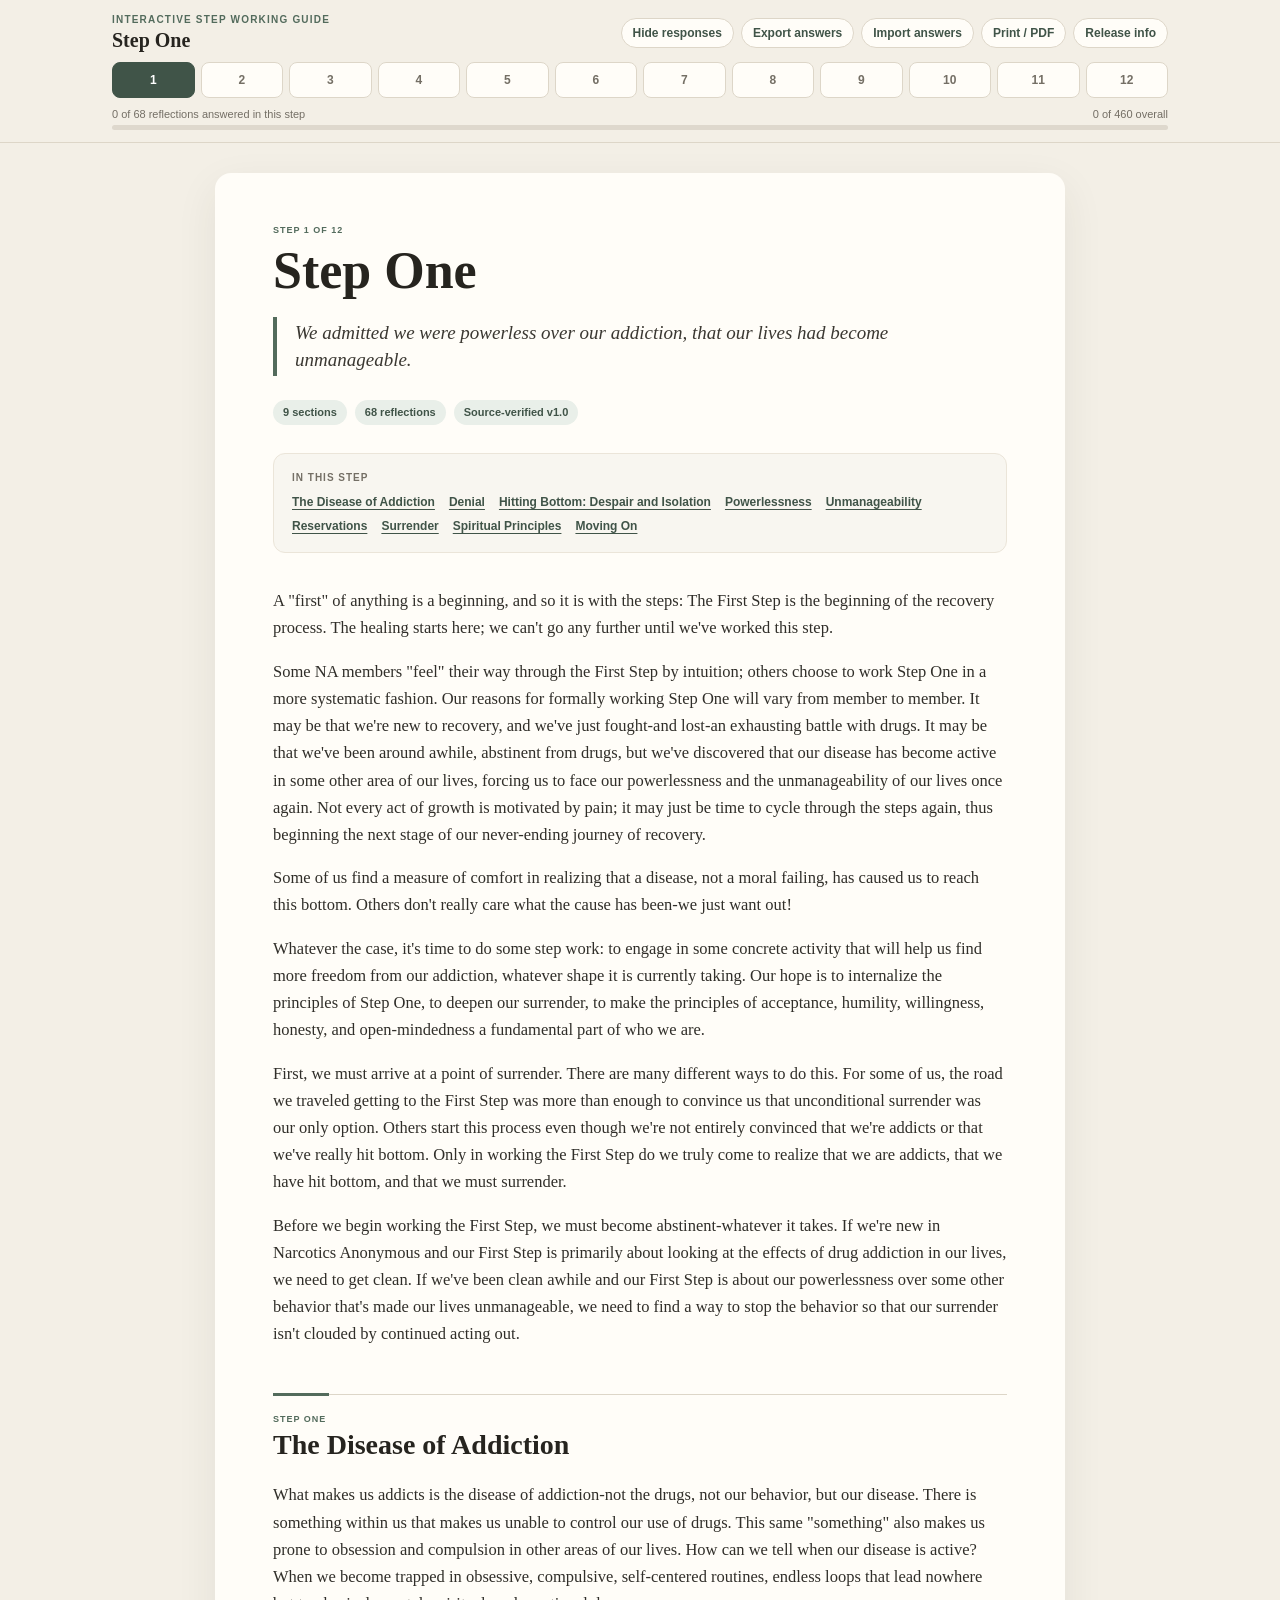
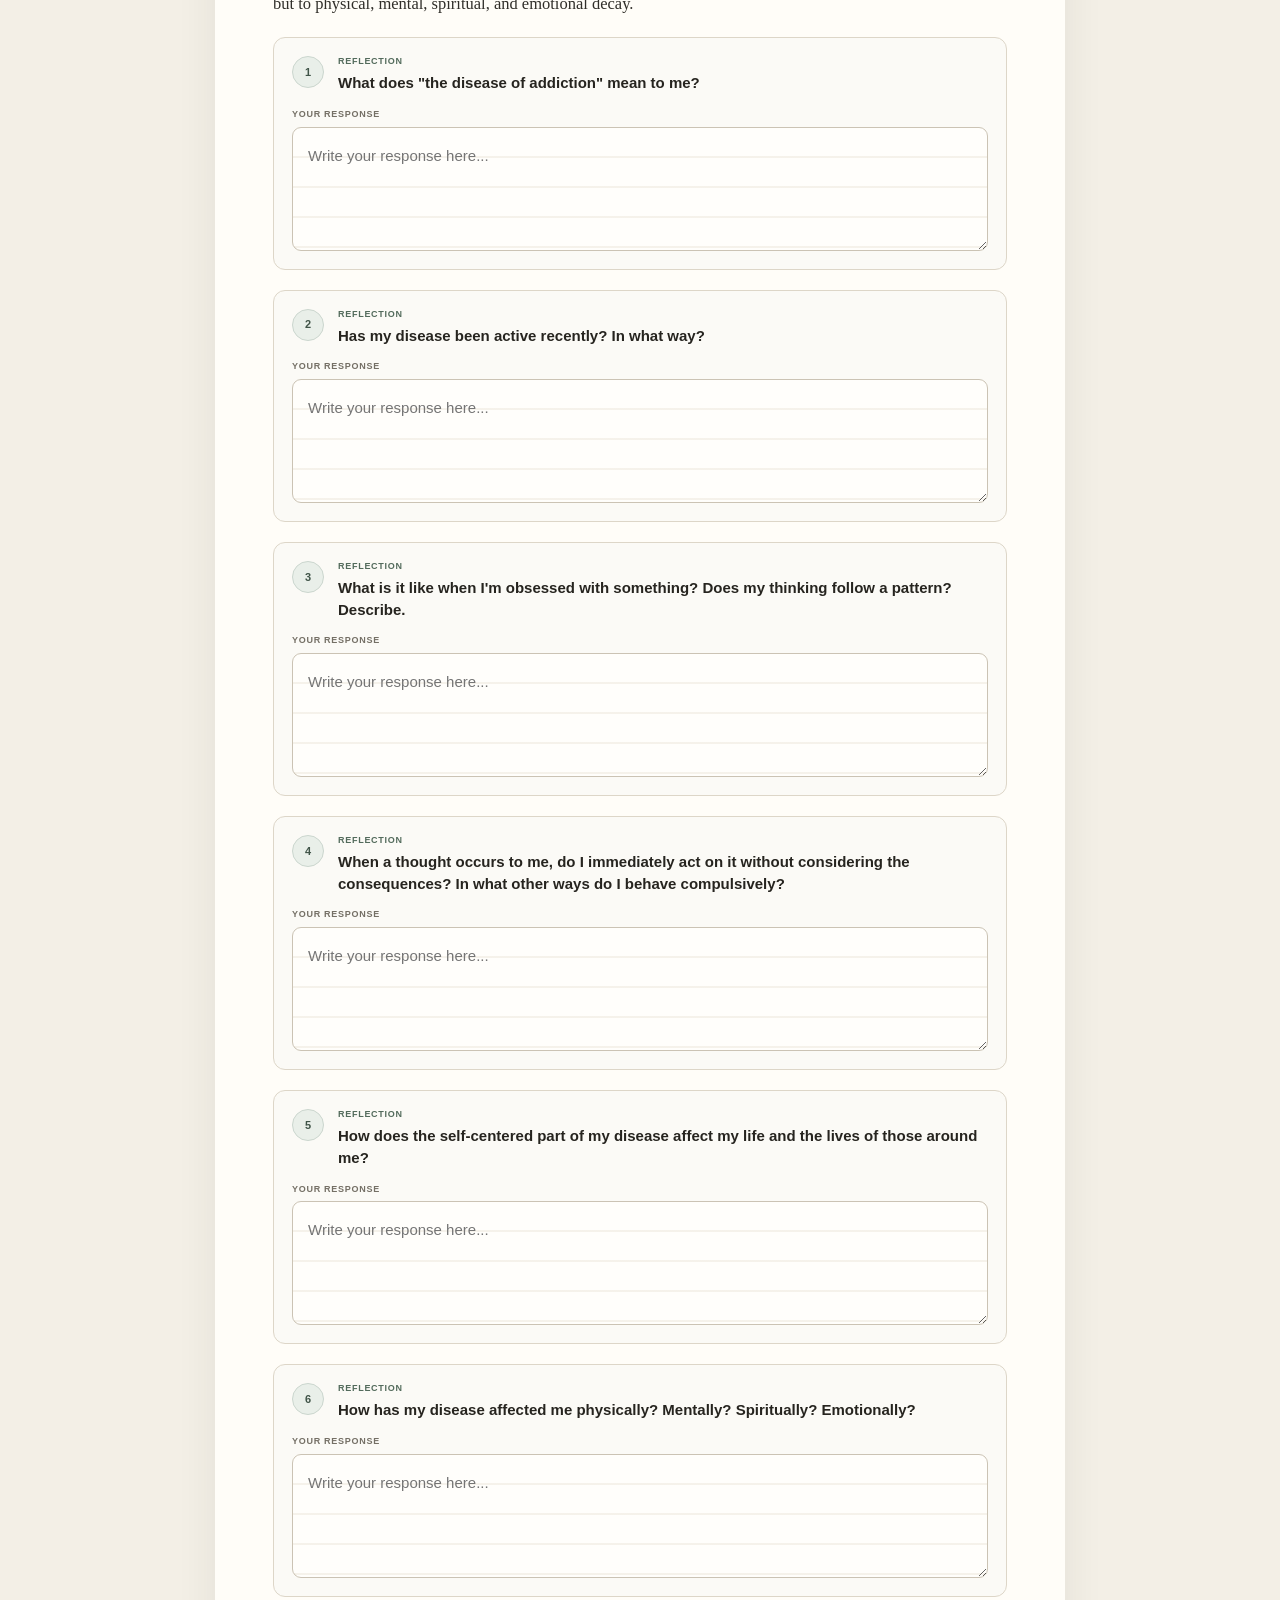
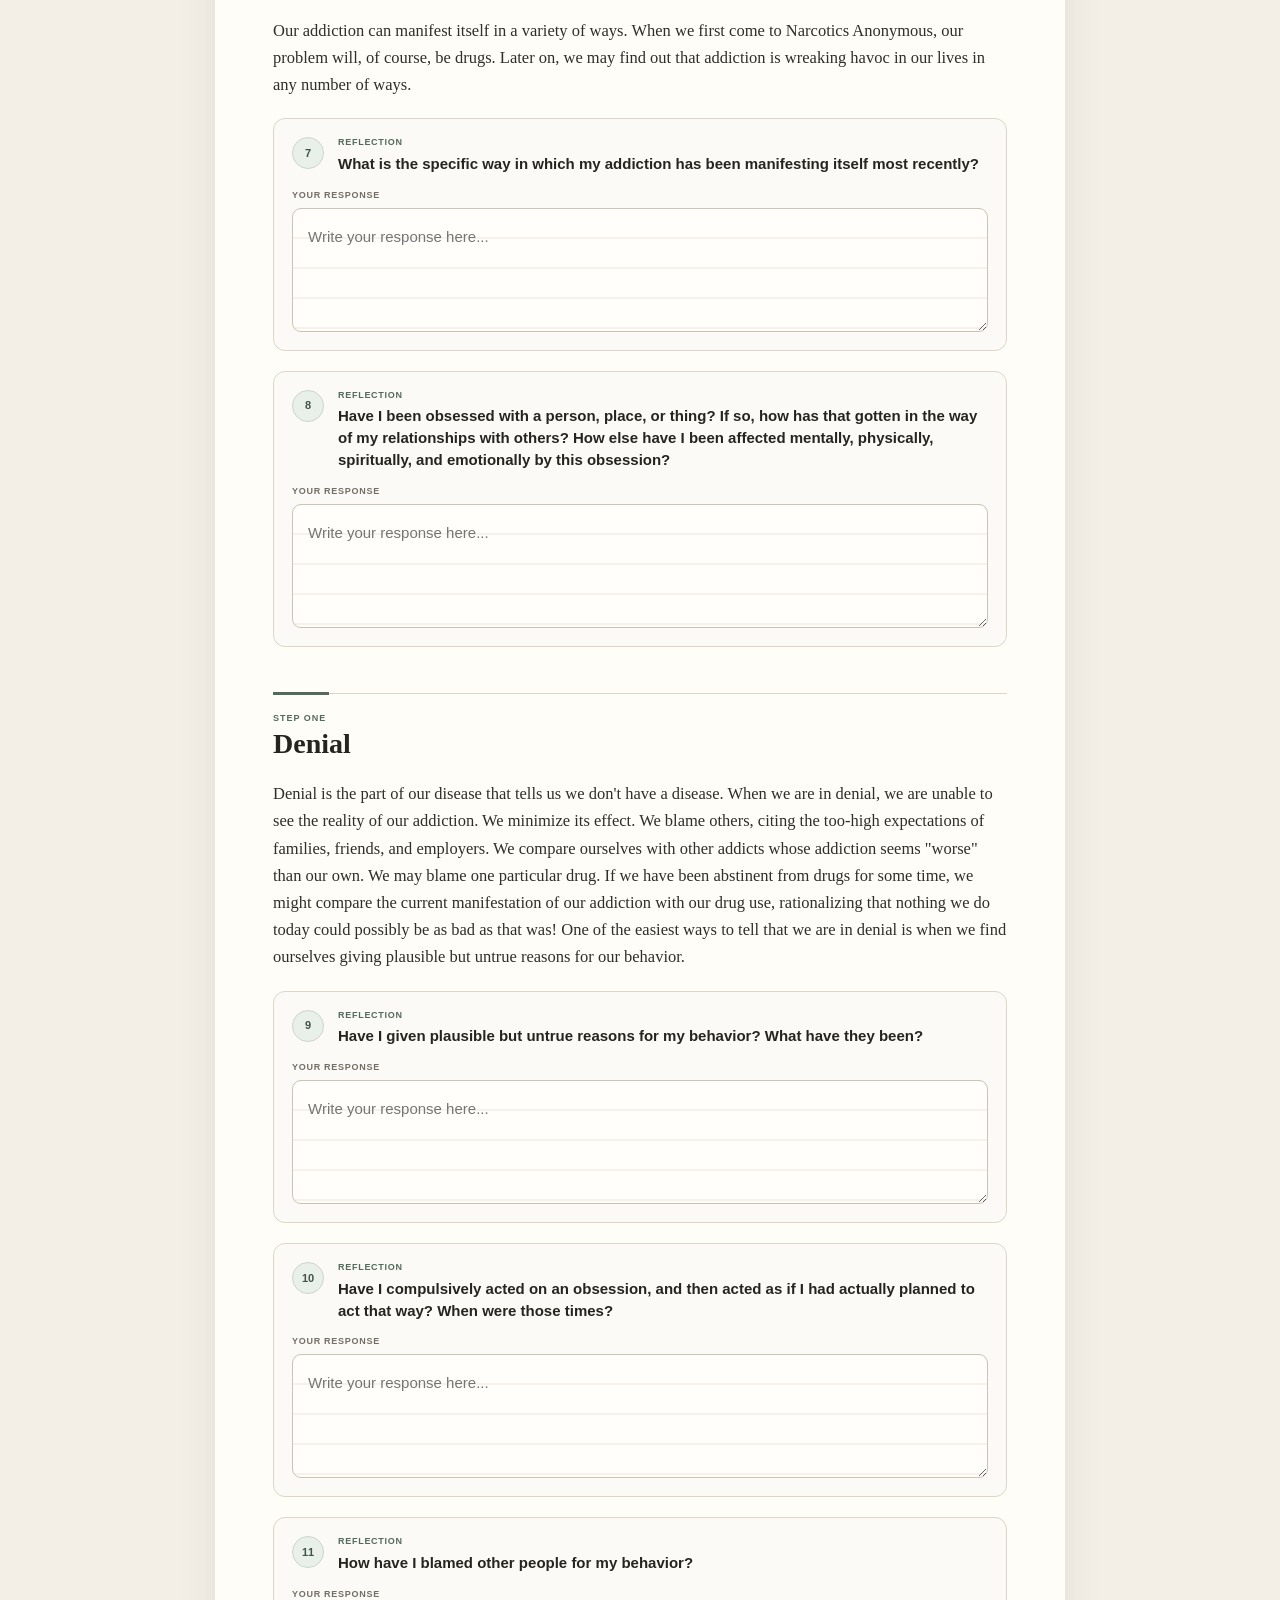
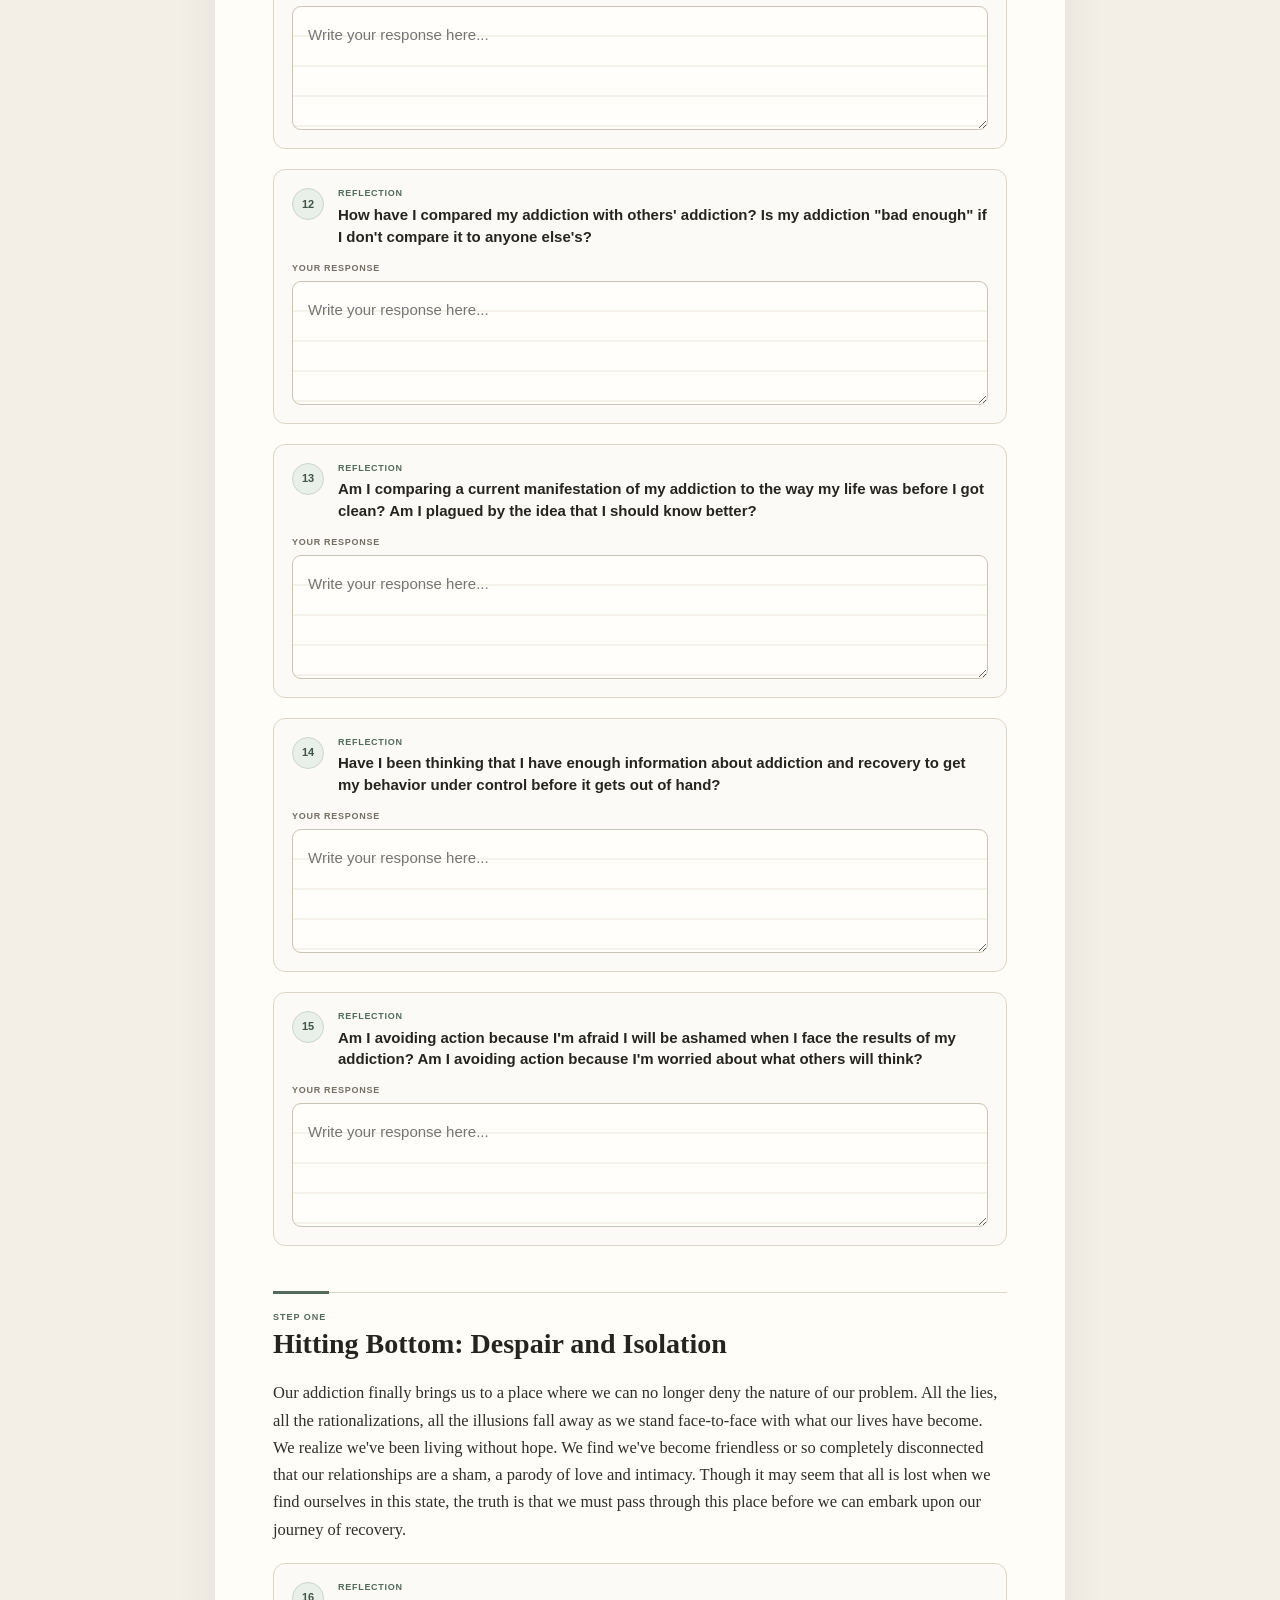
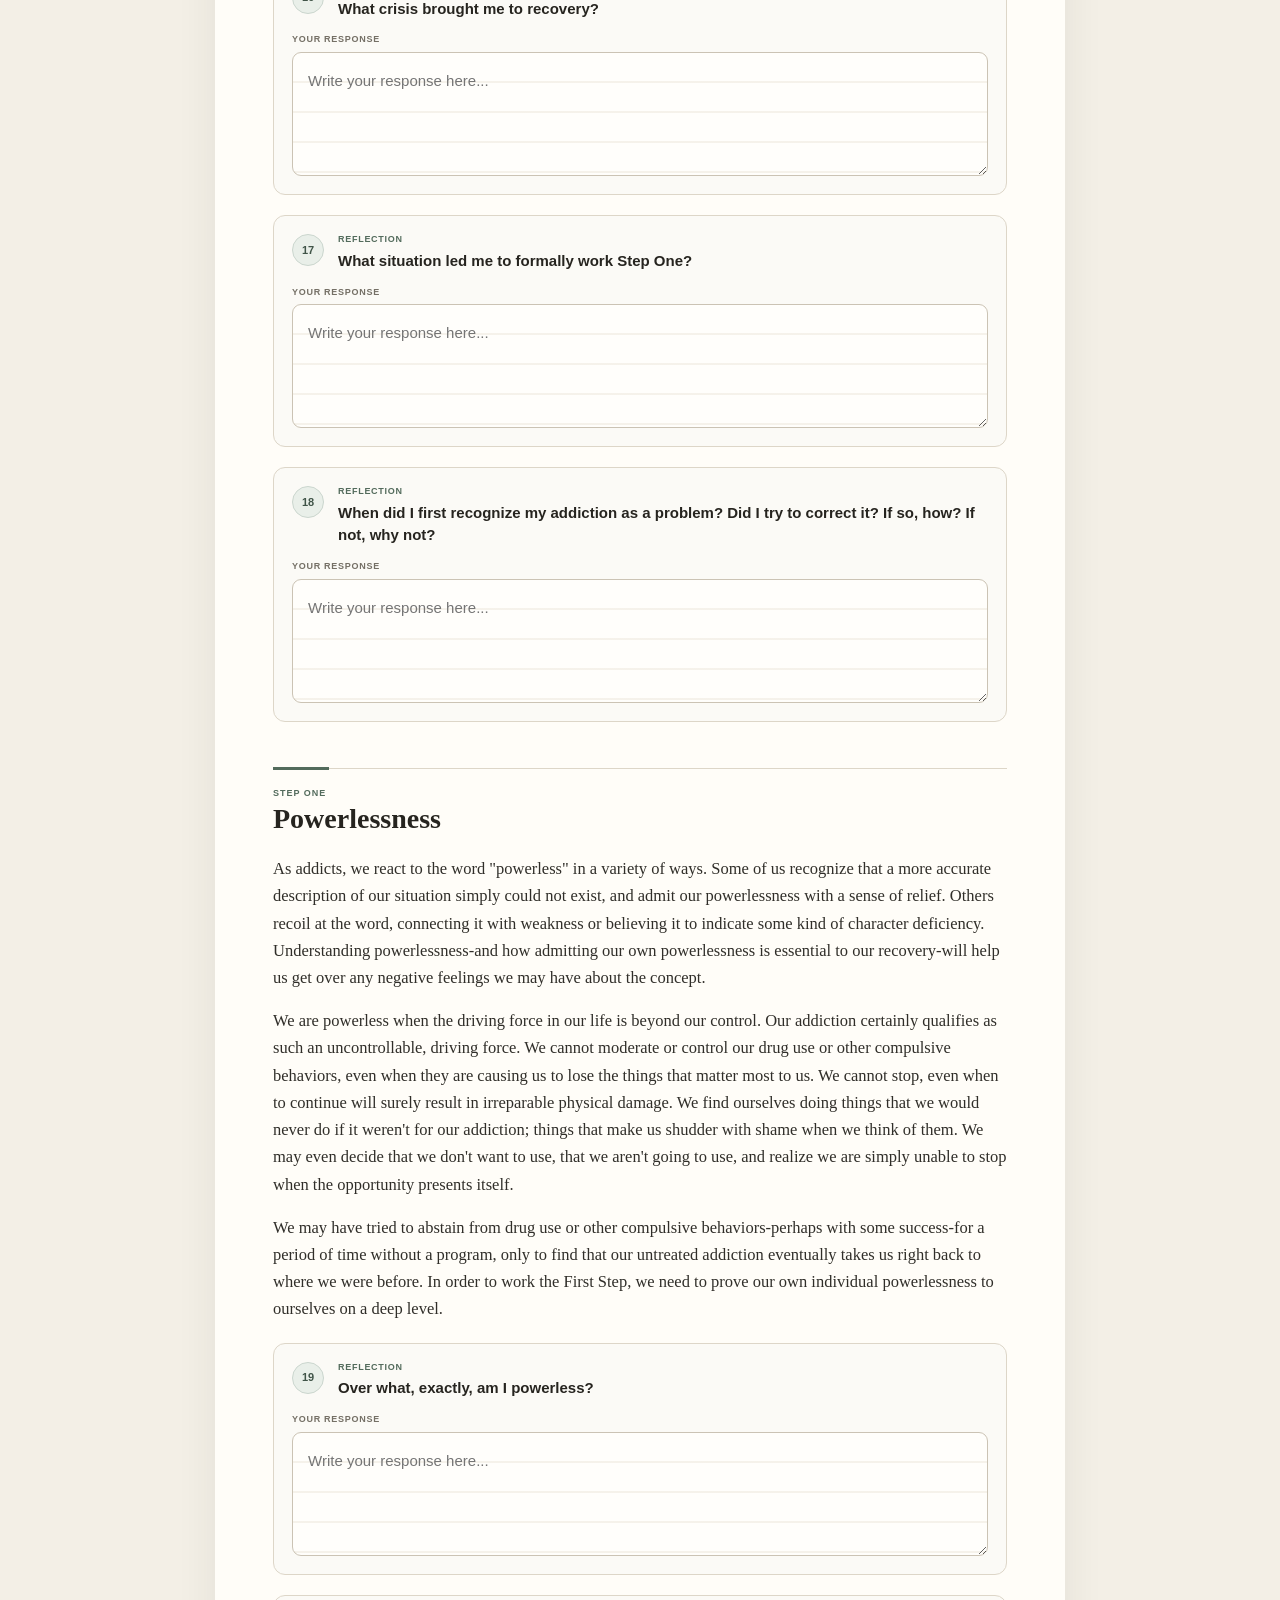
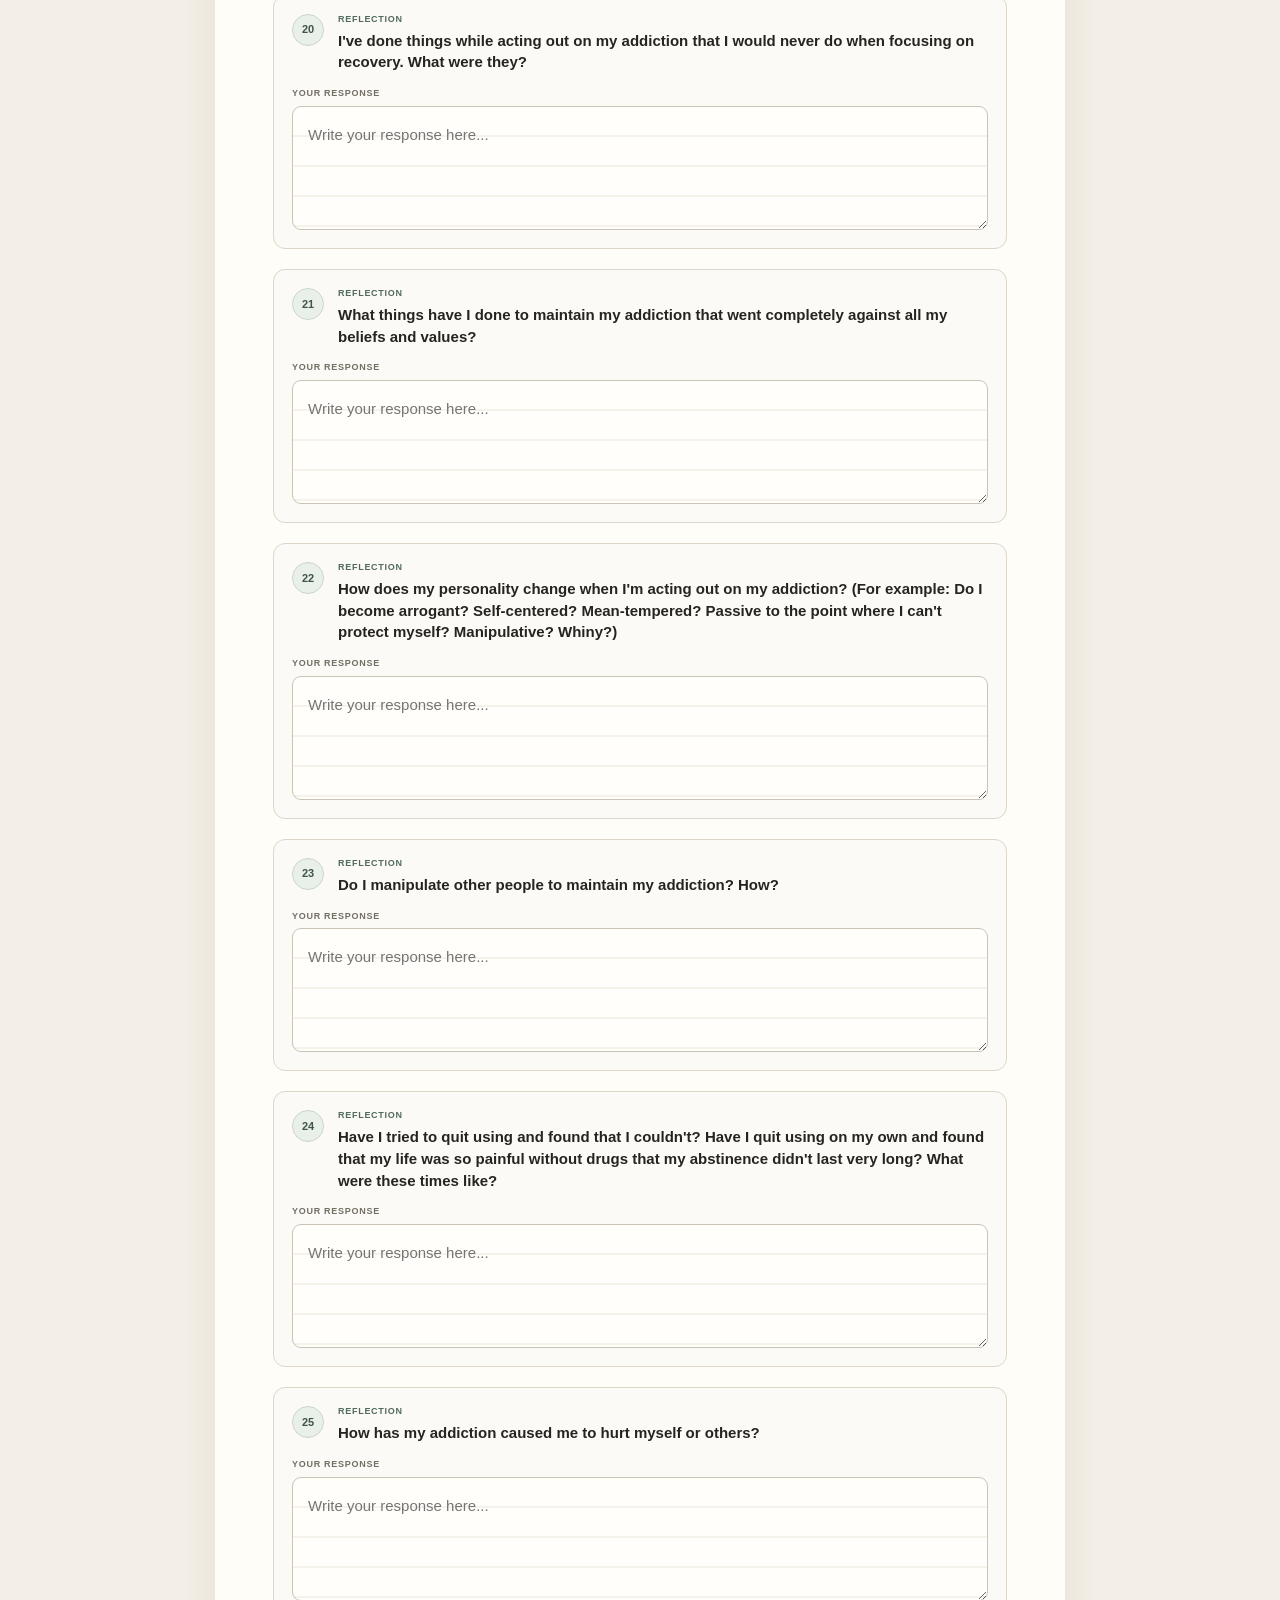
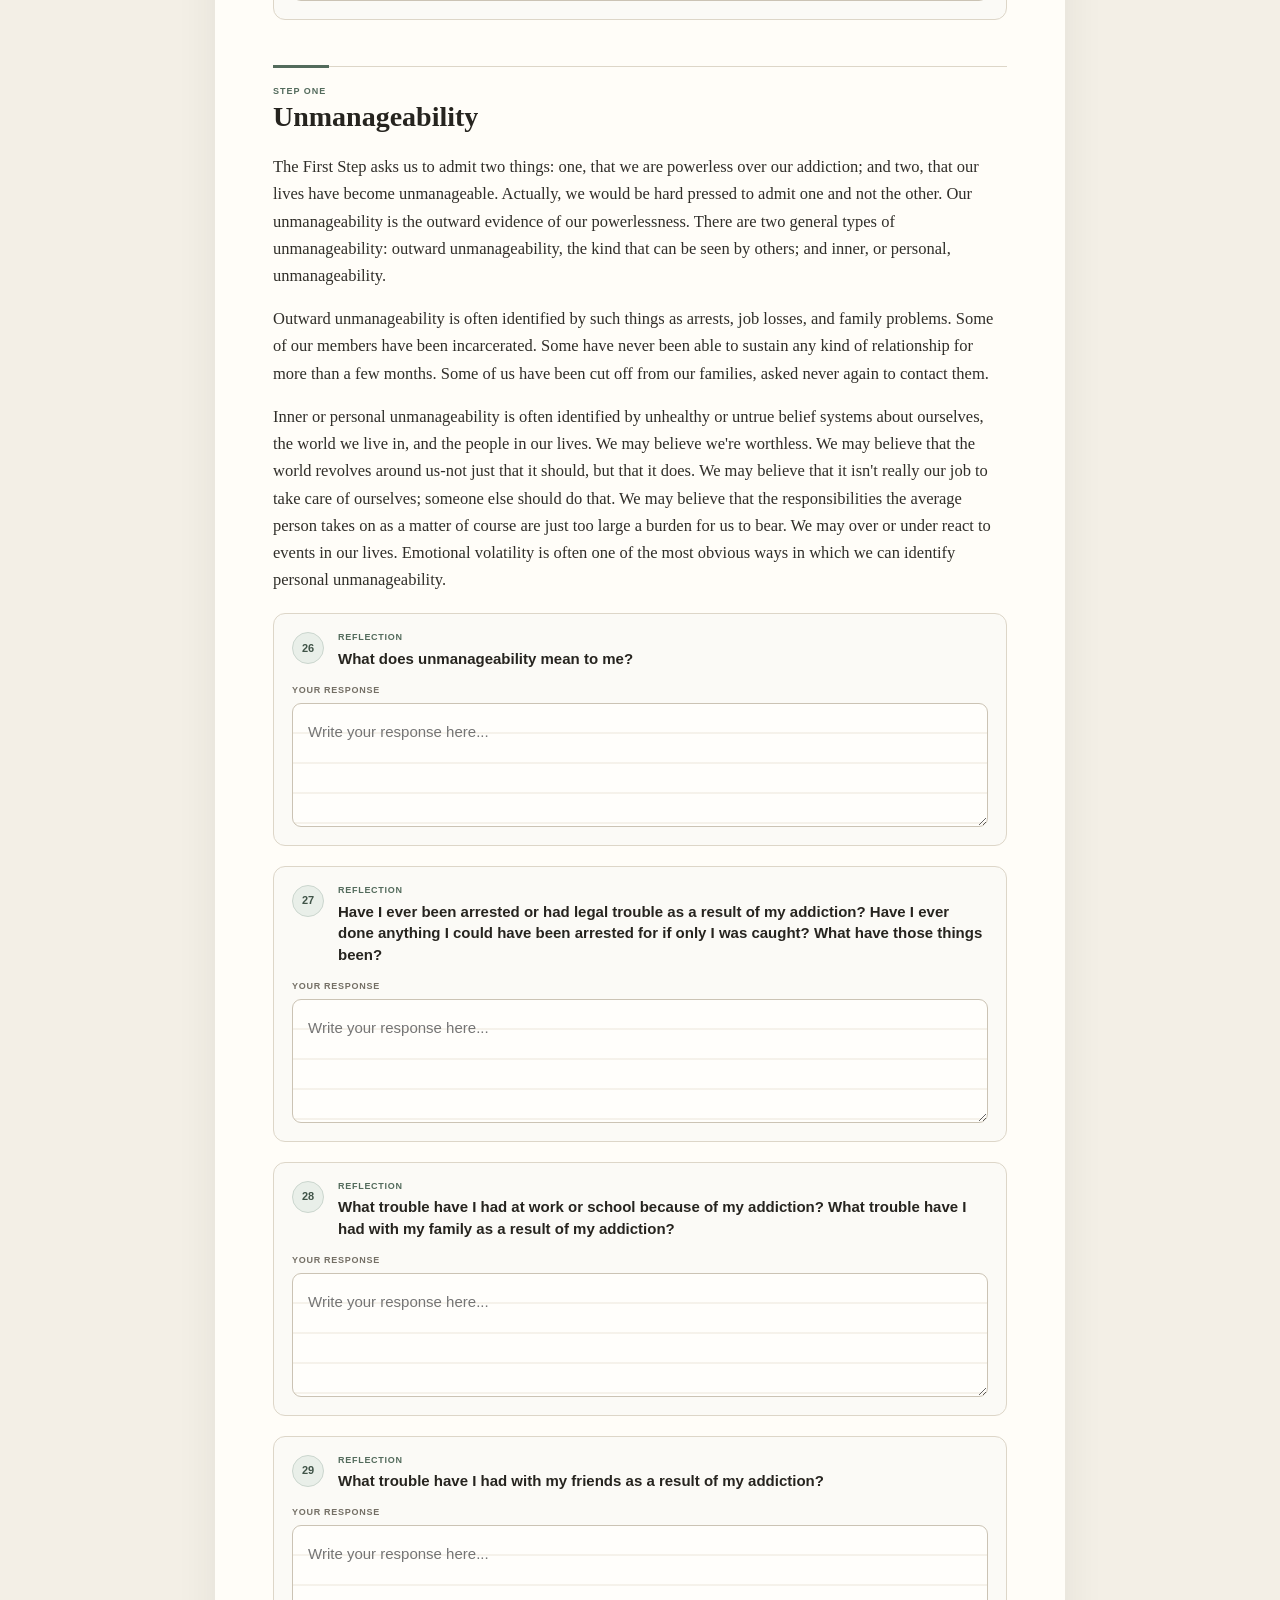
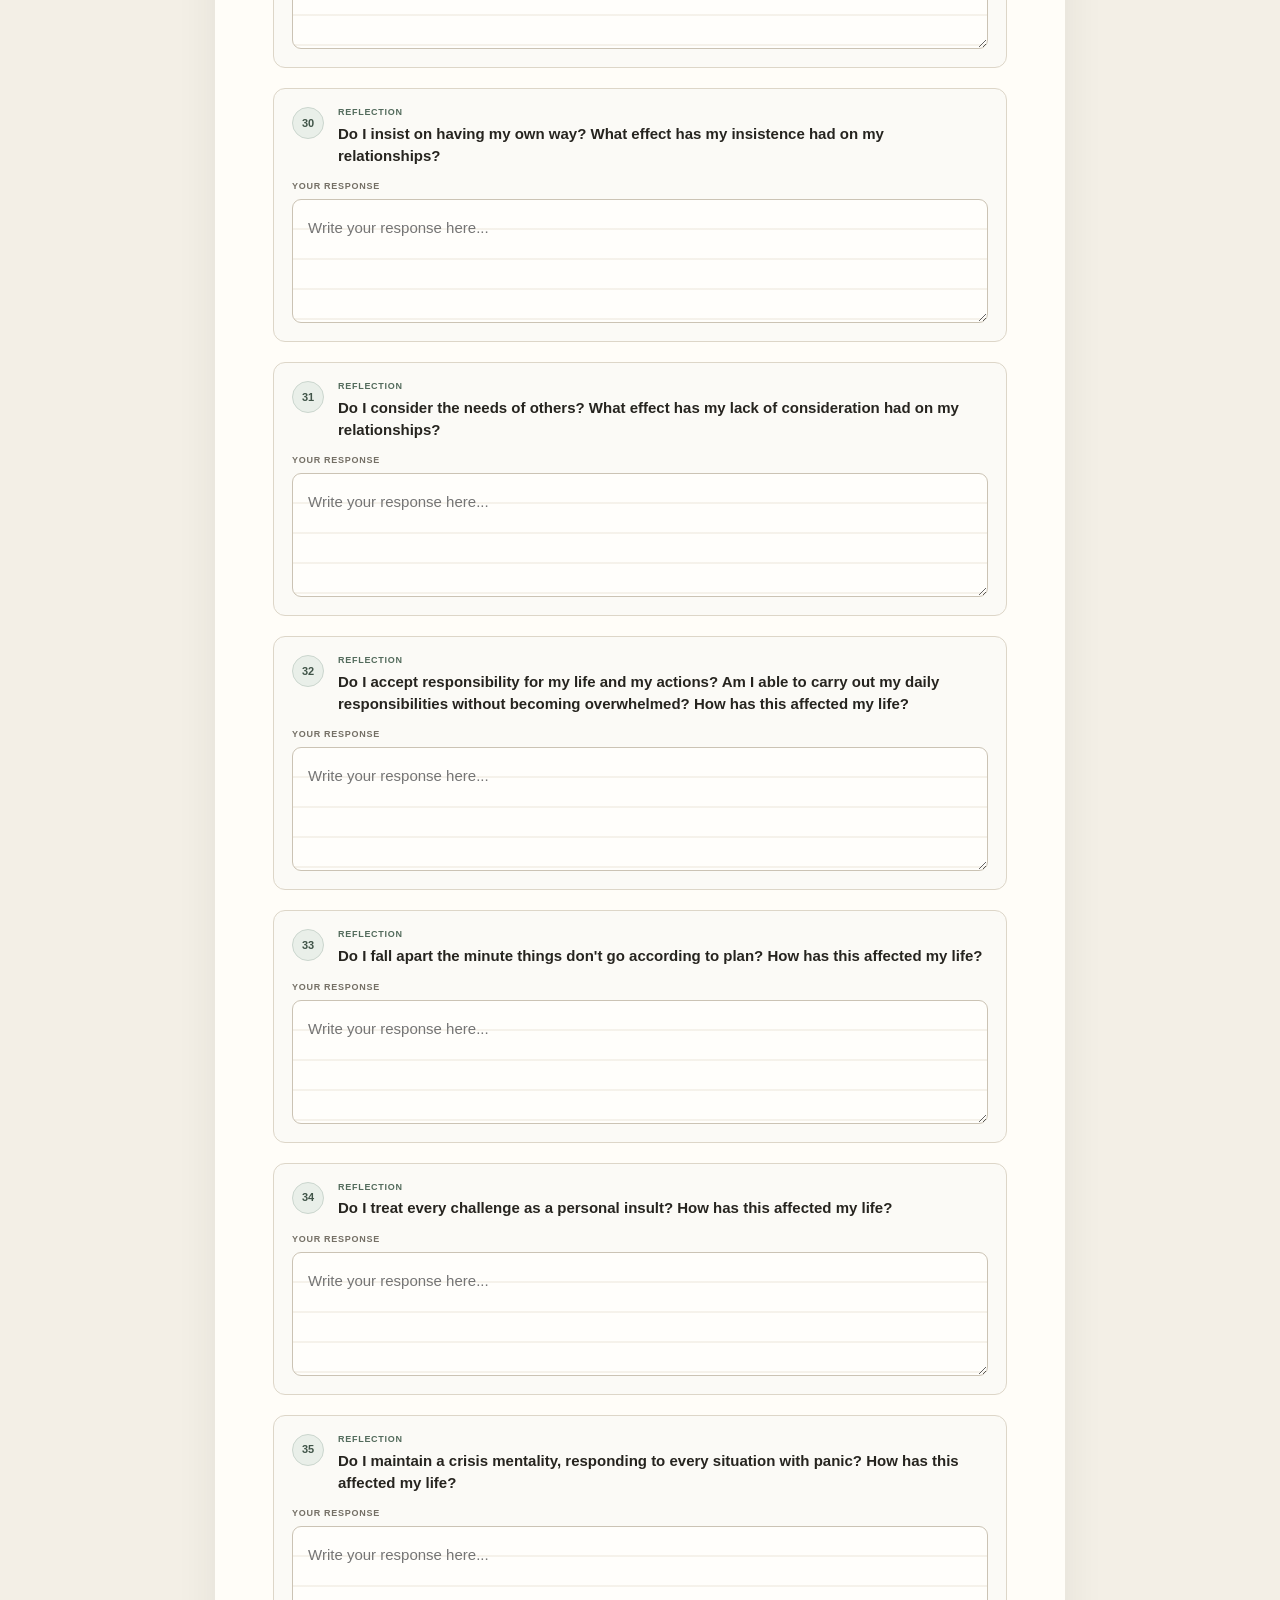
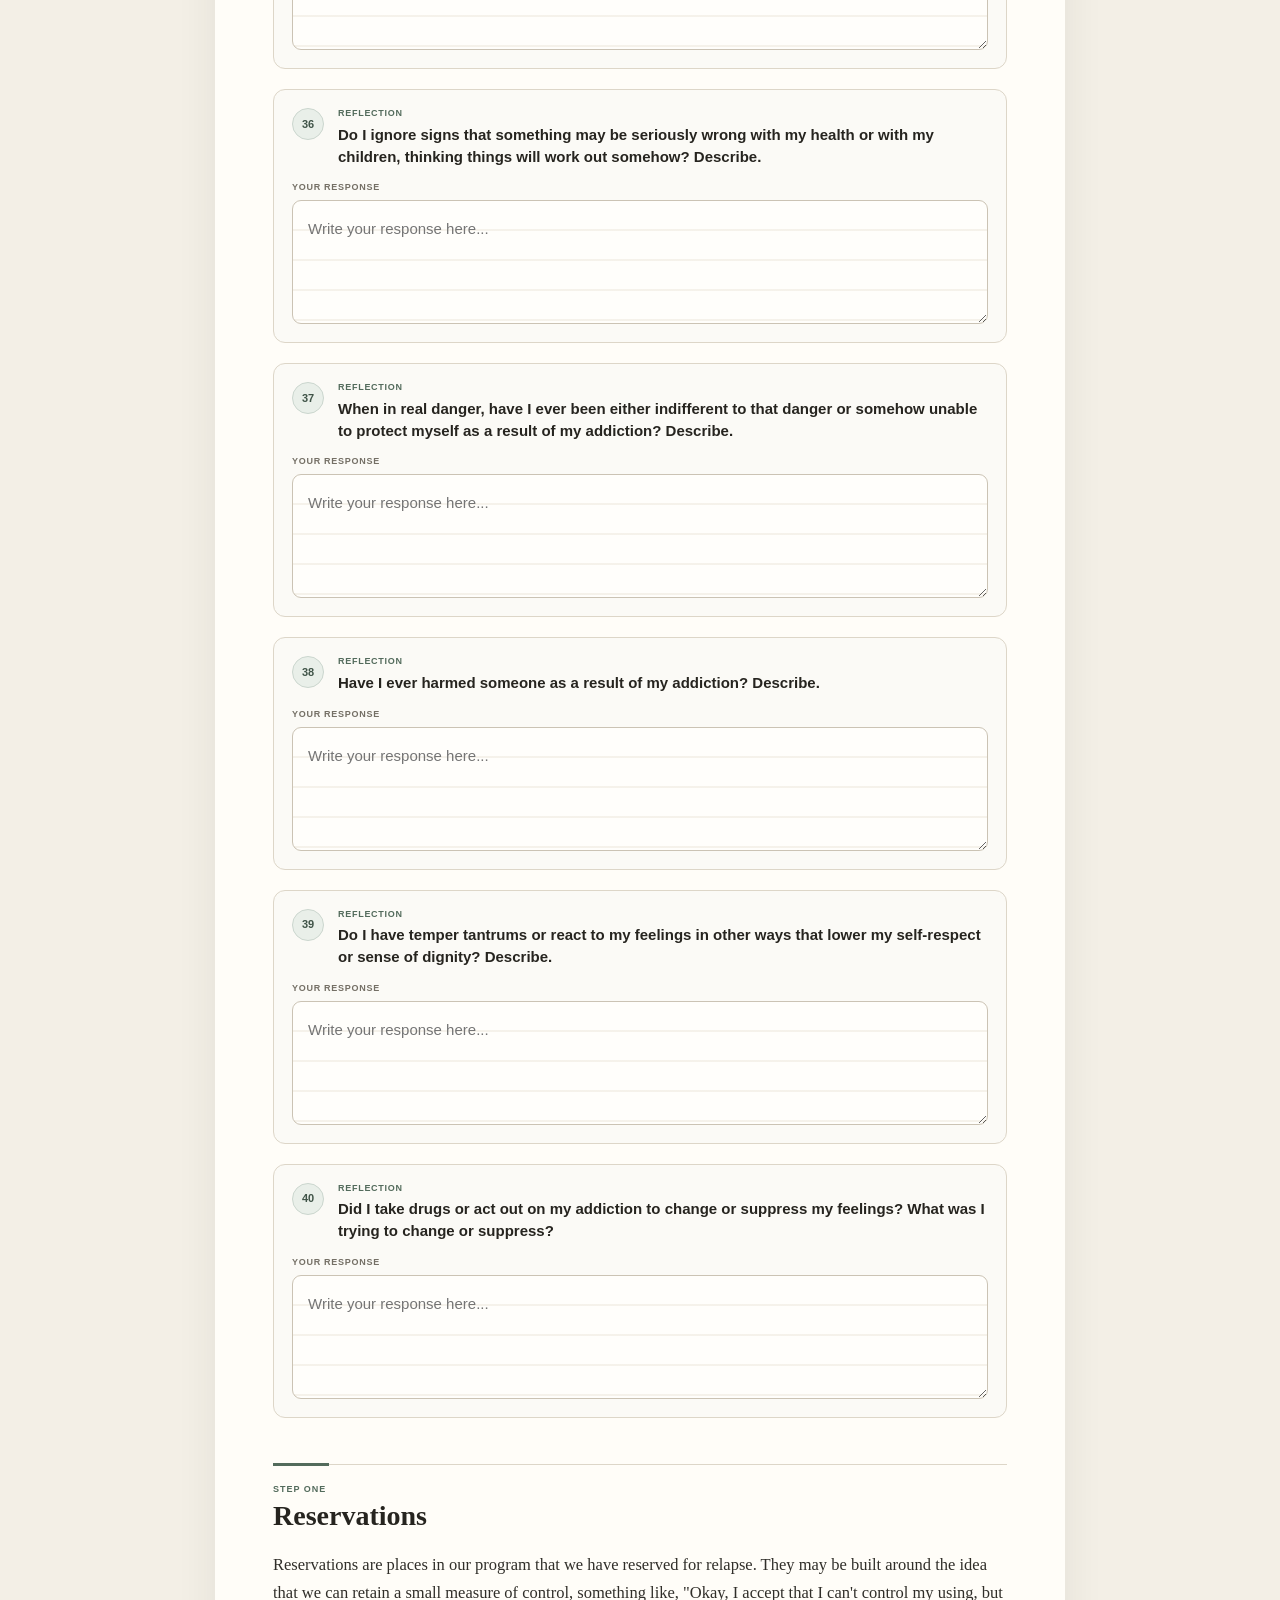
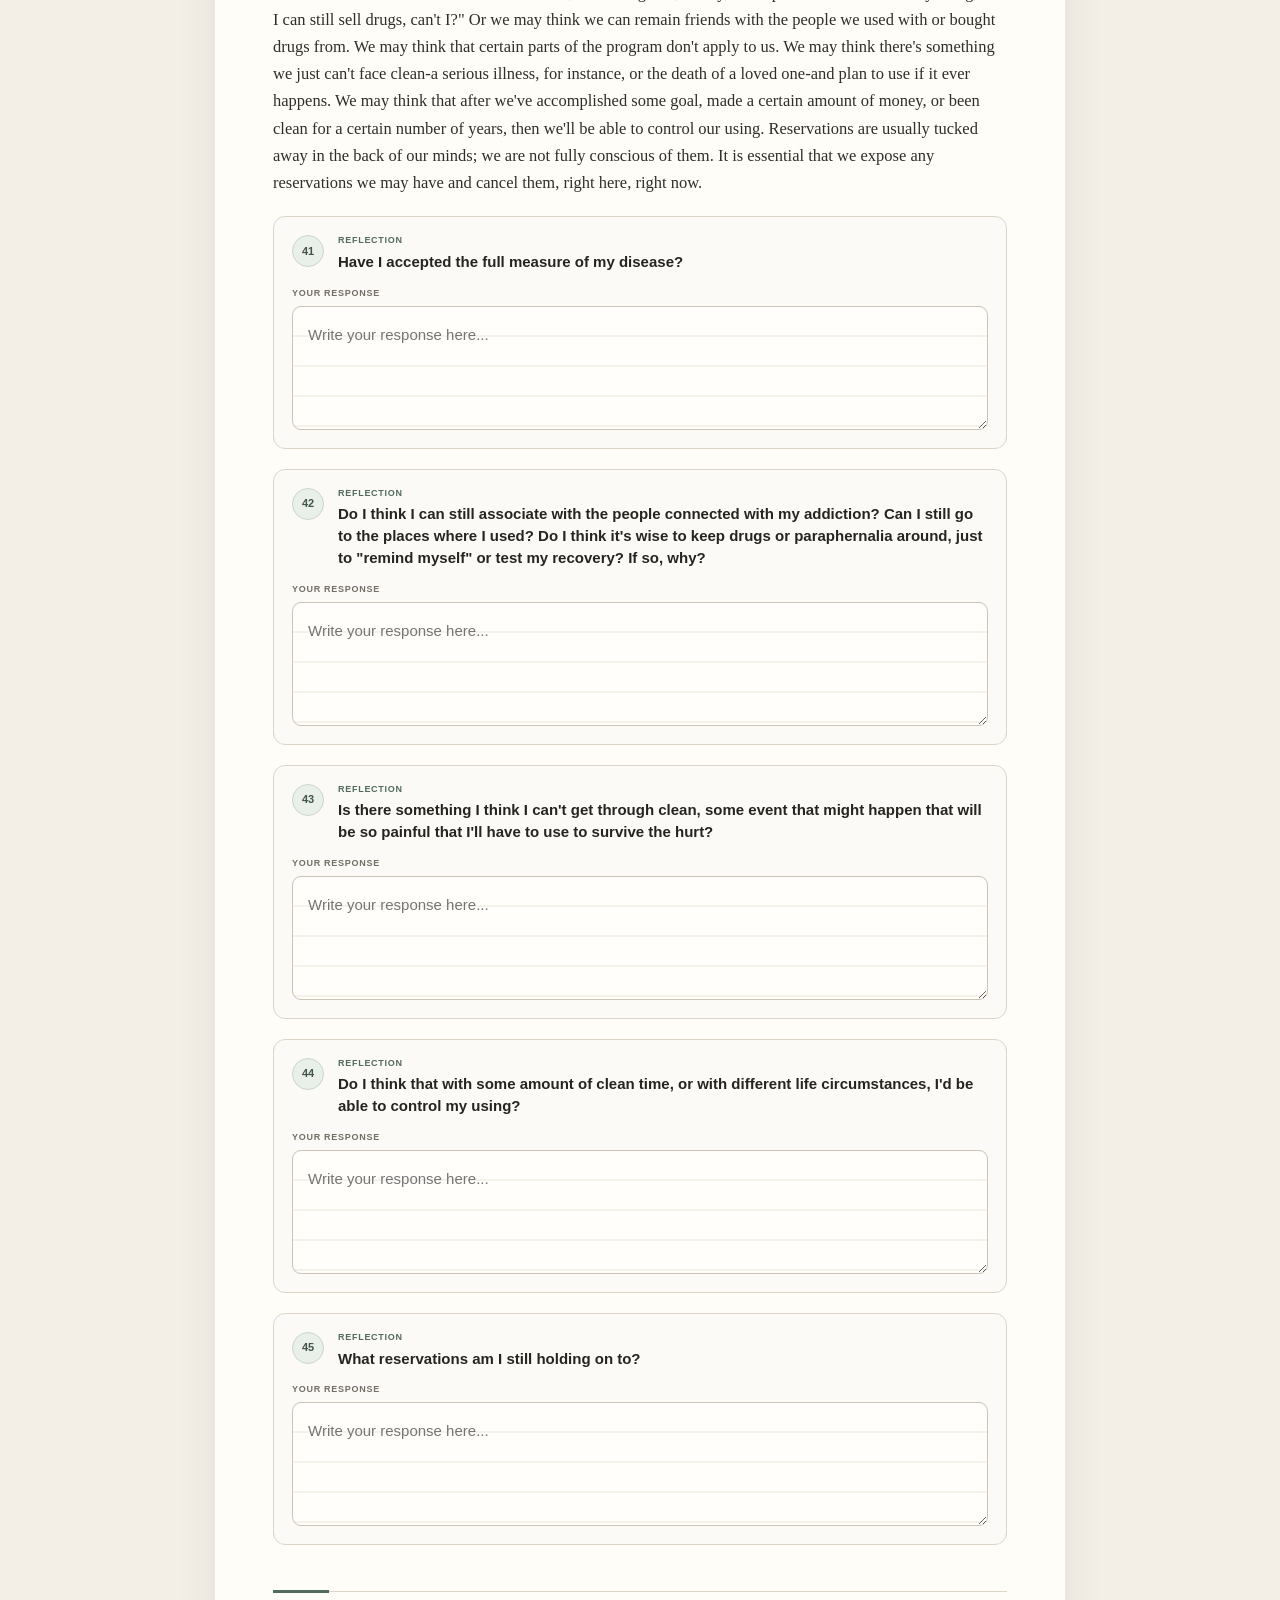
<file: index.html>
<!doctype html>
<html lang="en">
<head>
  <meta charset="utf-8">
  <meta name="viewport" content="width=device-width, initial-scale=1, viewport-fit=cover">
  <meta name="theme-color" content="#f3efe6">
  <meta name="description" content="Interactive, source-verified Twelve Step Working Guide with local autosave and 460 reflections.">
  <title>Interactive Step Working Guide</title>
  <link rel="stylesheet" href="styles.css">
</head>
<body>
  <header class="topbar">
    <div class="topbar-inner">
      <div class="brand-wrap">
        <div class="kicker">Interactive Step Working Guide</div>
        <div id="brandStep" class="brand">Step One</div>
      </div>
      <div class="top-actions" aria-label="Workbook actions">
        <button id="privacyBtn" class="ghost-btn" type="button" aria-pressed="false">Hide responses</button>
        <button id="exportBtn" class="ghost-btn" type="button">Export answers</button>
        <label class="ghost-btn import-label" for="importFile">Import answers</label>
        <input id="importFile" class="sr-only" type="file" accept="application/json,.json">
        <button id="printBtn" class="ghost-btn" type="button">Print / PDF</button>
        <a class="ghost-btn link-btn" href="release.html">Release info</a>
      </div>
    </div>

    <nav id="stepNav" class="step-nav" aria-label="Step navigation"></nav>

    <div class="progress-shell" aria-label="Workbook progress">
      <div class="progress-row">
        <span id="progressText">0 of 0 reflections answered in this step</span>
        <span id="overallProgressText">0 of 460 overall</span>
      </div>
      <div class="progress-bar" role="progressbar" aria-valuemin="0" aria-valuemax="100" aria-valuenow="0">
        <div id="progressFill"></div>
      </div>
    </div>
  </header>

  <main class="page-shell">
    <article id="workbook" class="workbook" aria-live="polite"></article>
  </main>

  <footer class="footer">
    <div>
      <strong>Private by default.</strong> Answers save only in this browser on this device unless you export them.
    </div>
    <div class="footer-actions">
      <button id="prevBtn" type="button" class="text-btn">Previous step</button>
      <button id="clearBtn" type="button" class="text-btn danger">Clear this step</button>
      <button id="nextBtn" type="button" class="text-btn">Next step</button>
    </div>
  </footer>

  <script src="archive/browser-prototype/data/step-2.js"></script>
  <script src="archive/browser-prototype/data/step-3.js"></script>
  <script src="archive/browser-prototype/data/step-4.js"></script>
  <script src="archive/browser-prototype/data/step-7.js"></script>
  <script src="archive/browser-prototype/data/final-source-fixes.js"></script>
  <script src="data/step-1.js"></script>
  <script src="data/step-5.js"></script>
  <script src="data/step-6.js"></script>
  <script src="data/step-8.js"></script>
  <script src="data/step-9-part-1.js"></script>
  <script src="data/step-9-part-2.js"></script>
  <script src="data/step-9-part-3.js"></script>
  <script src="data/step-9-part-4.js"></script>
  <script src="data/step-10-part-1.js"></script>
  <script src="data/step-10-part-2.js"></script>
  <script src="data/step-10-part-3.js"></script>
  <script src="data/step-11-part-1.js"></script>
  <script src="data/step-11-part-2.js"></script>
  <script src="data/step-11-part-3.js"></script>
  <script src="data/step-12-part-1.js"></script>
  <script src="data/step-12-part-2.js"></script>
  <script src="data/step-12-part-3.js"></script>
  <script src="data/bootstrap.js"></script>
  <script src="app.js"></script>
</body>
</html>
</file>
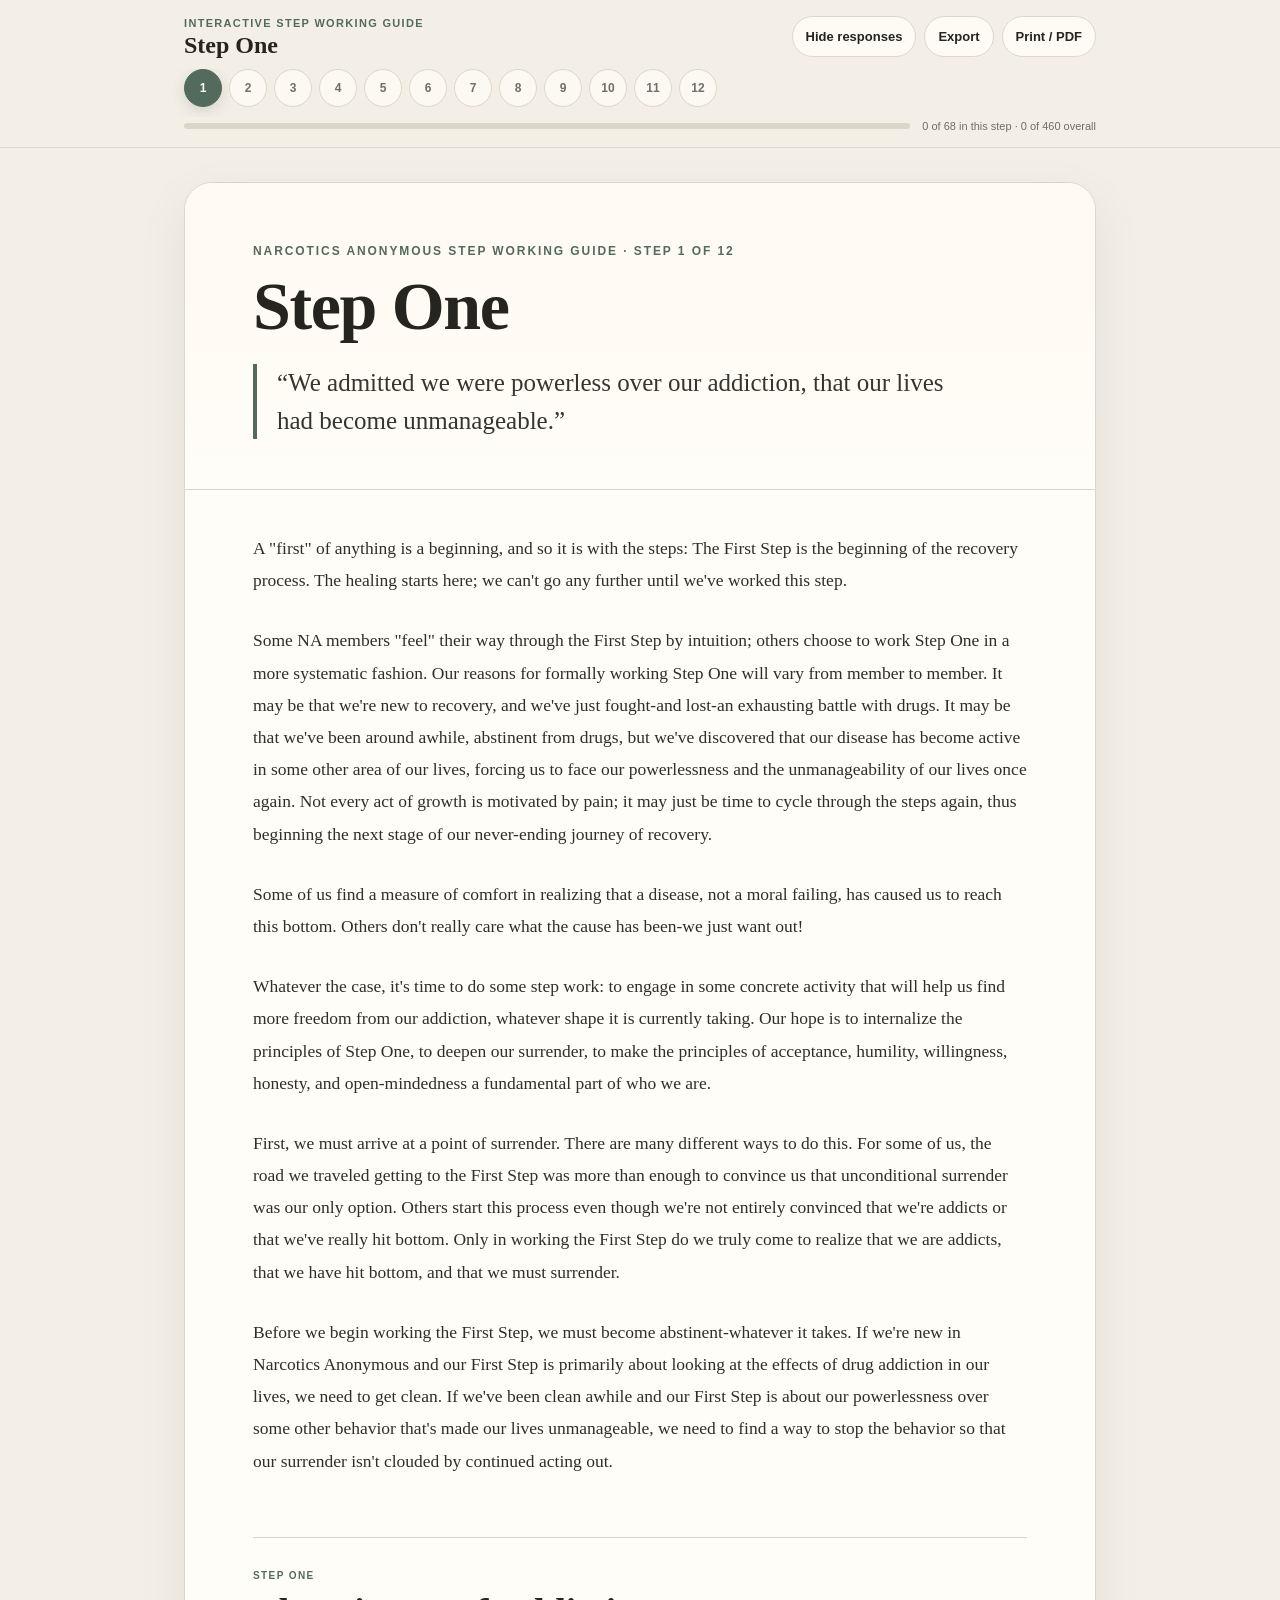
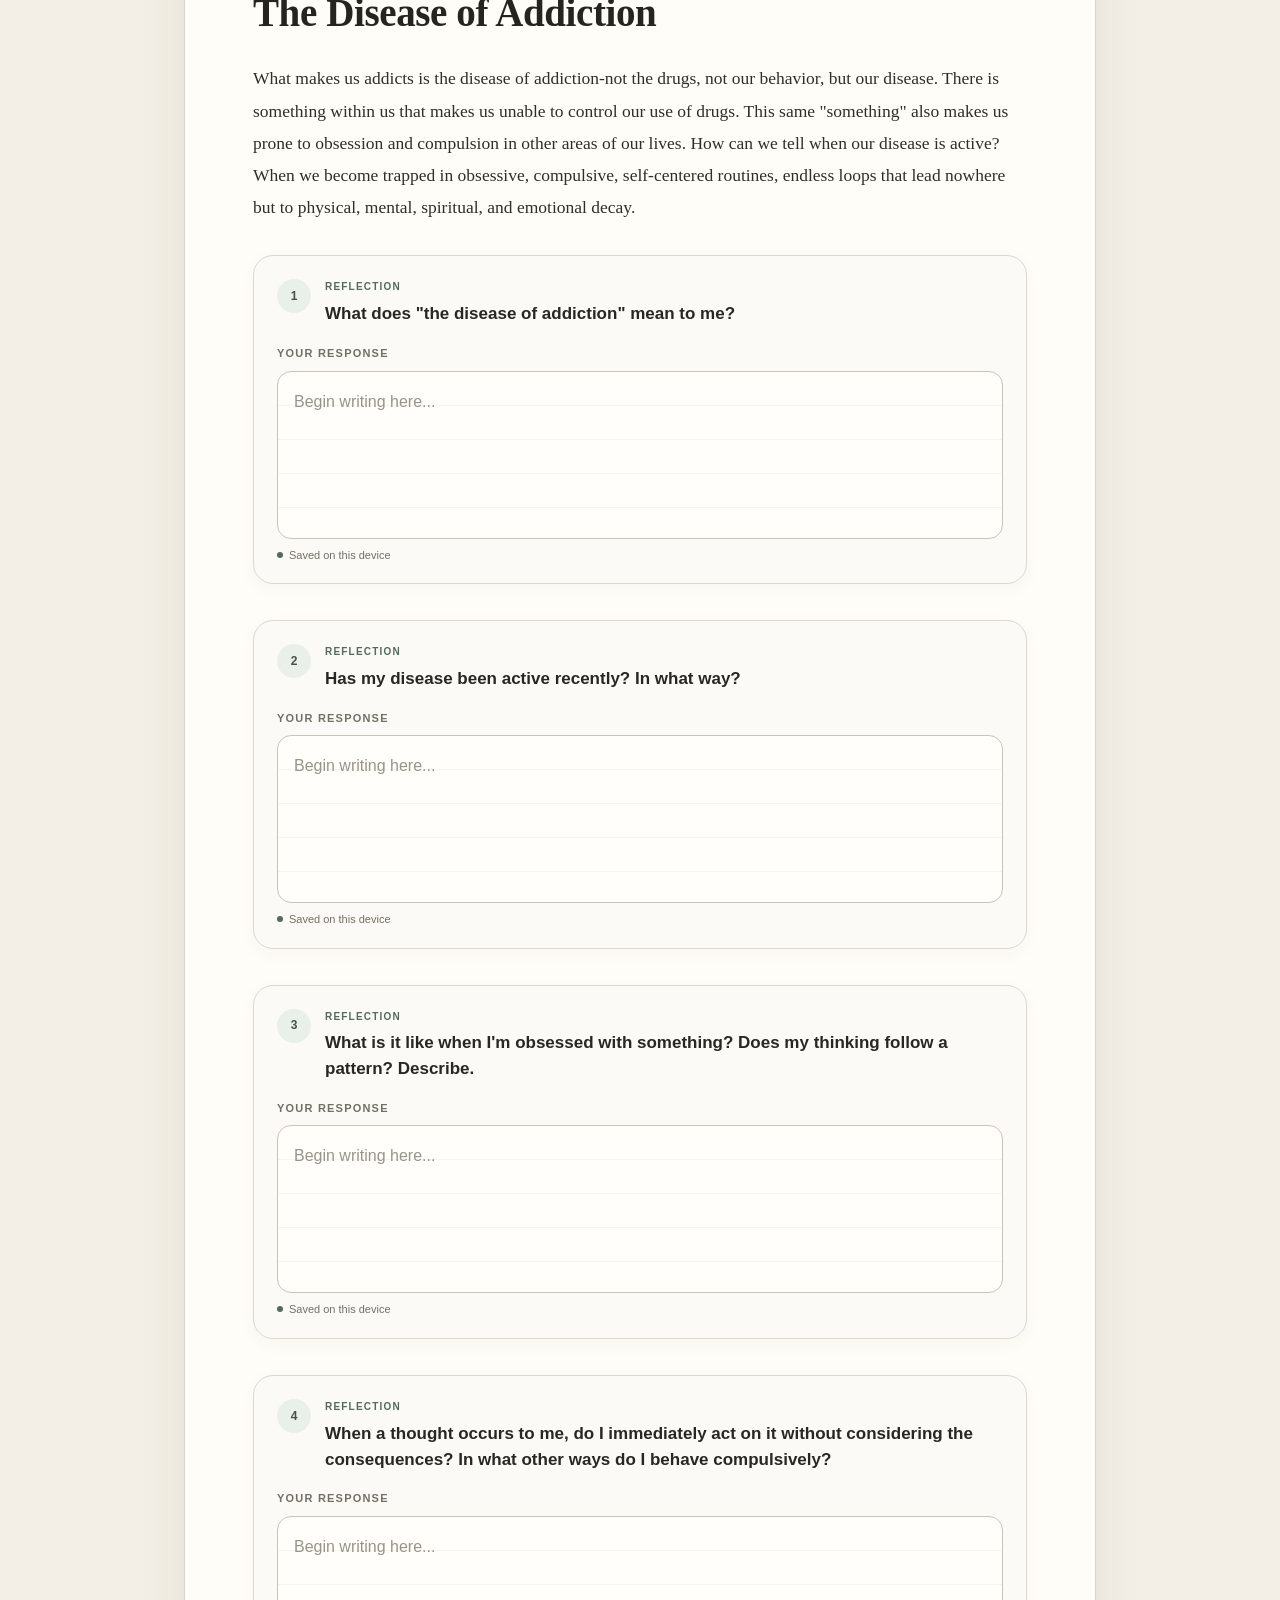
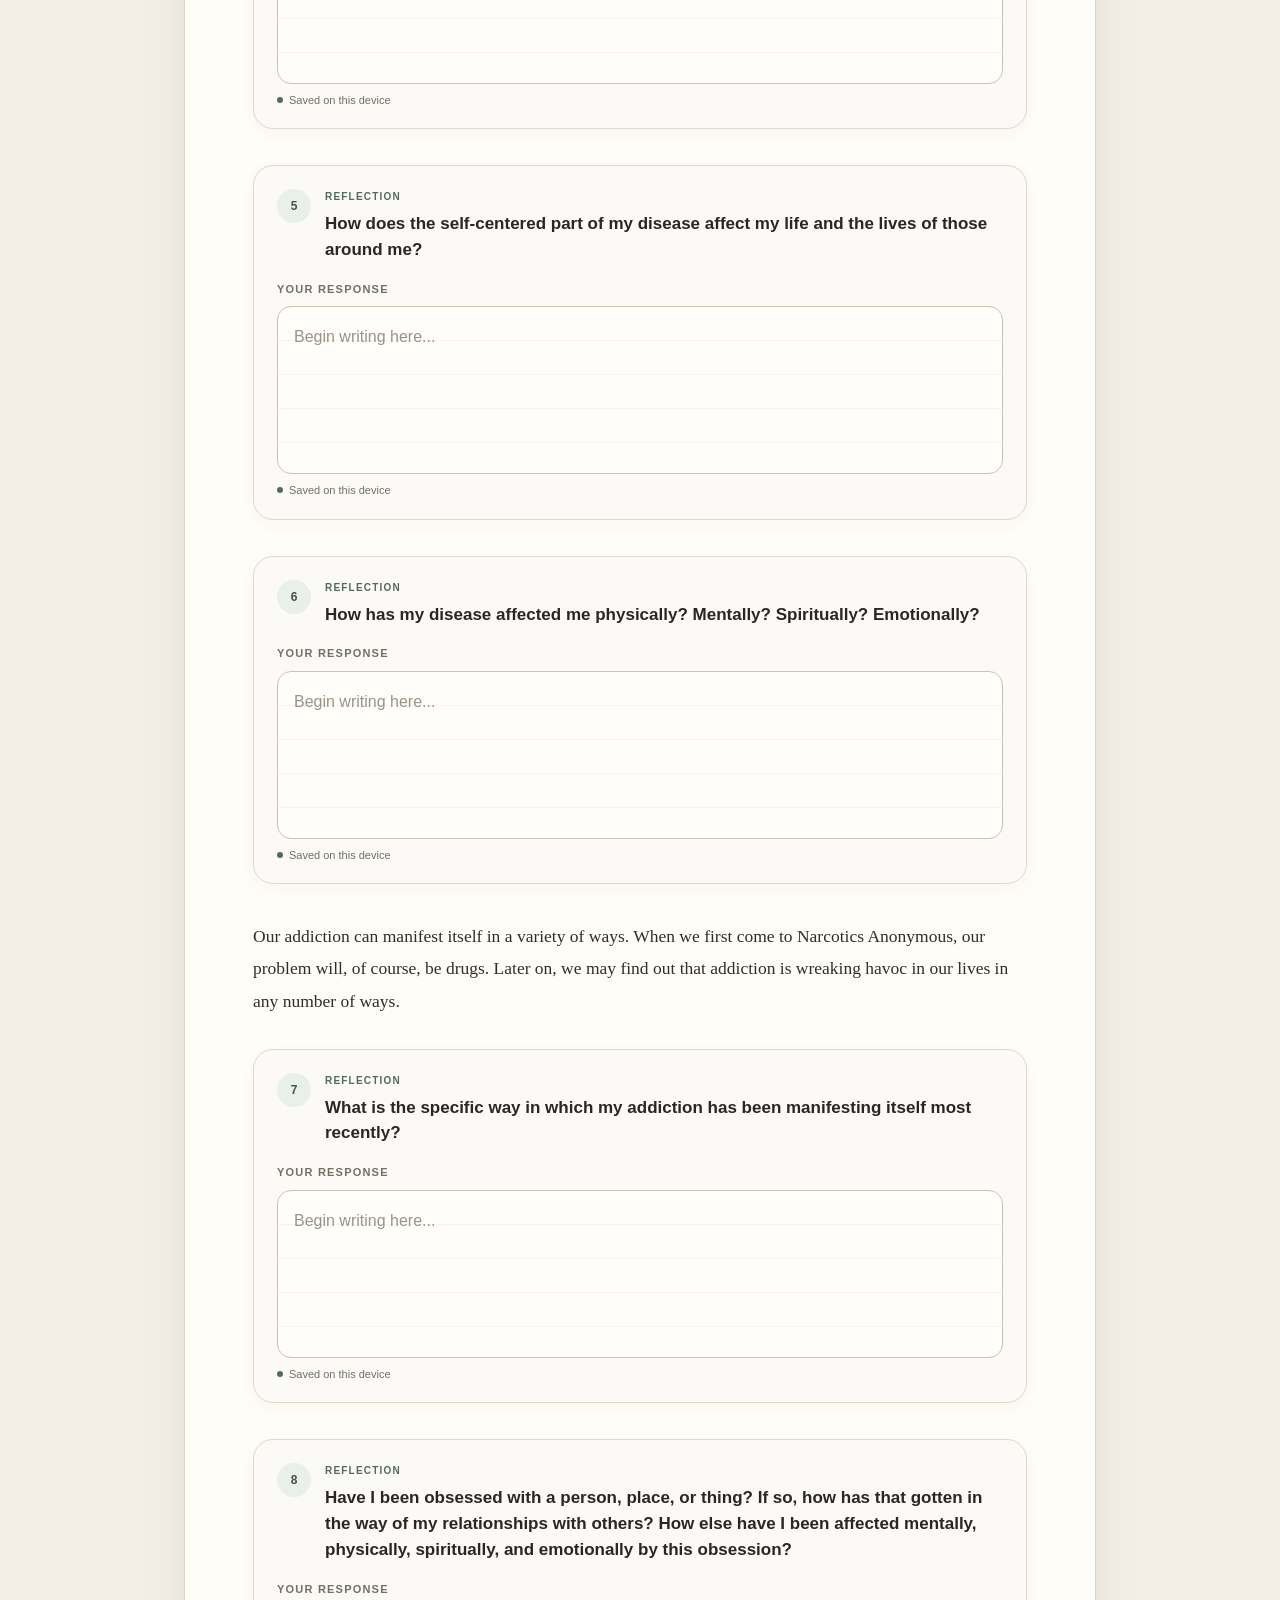
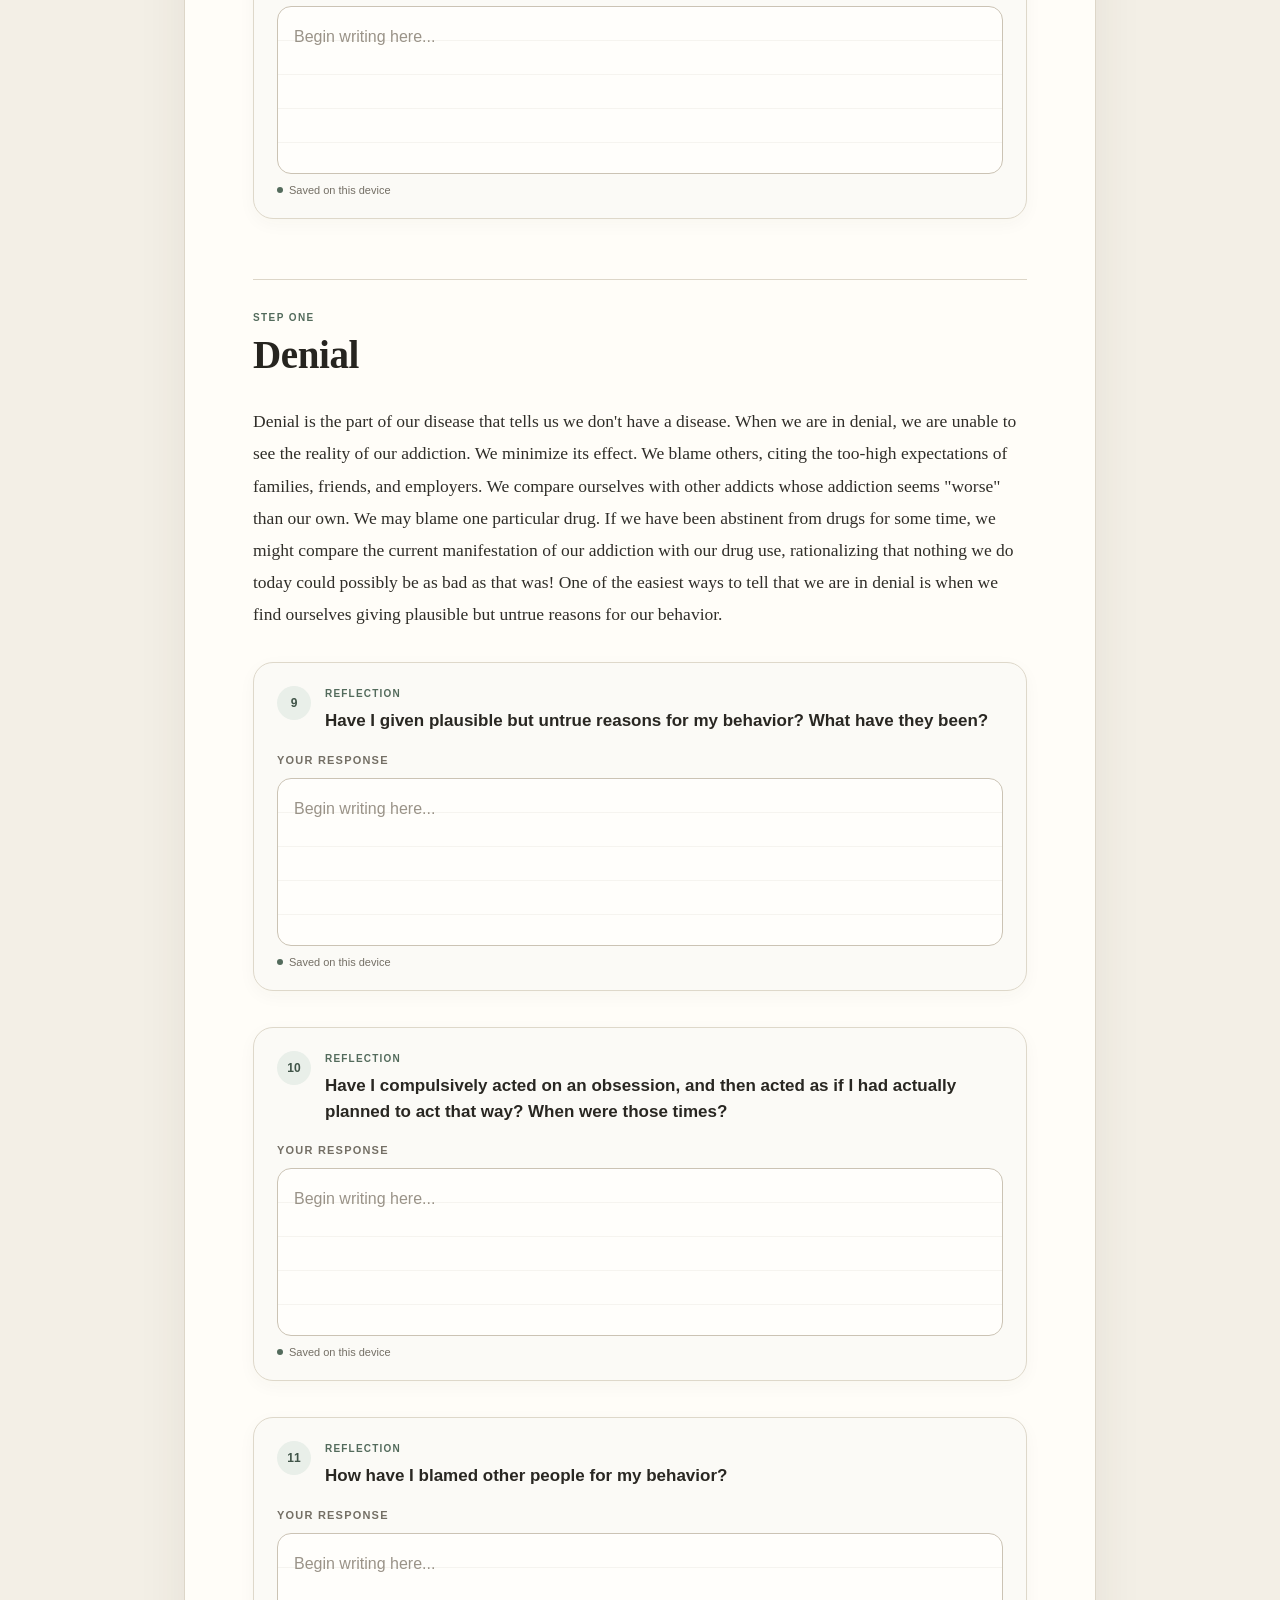
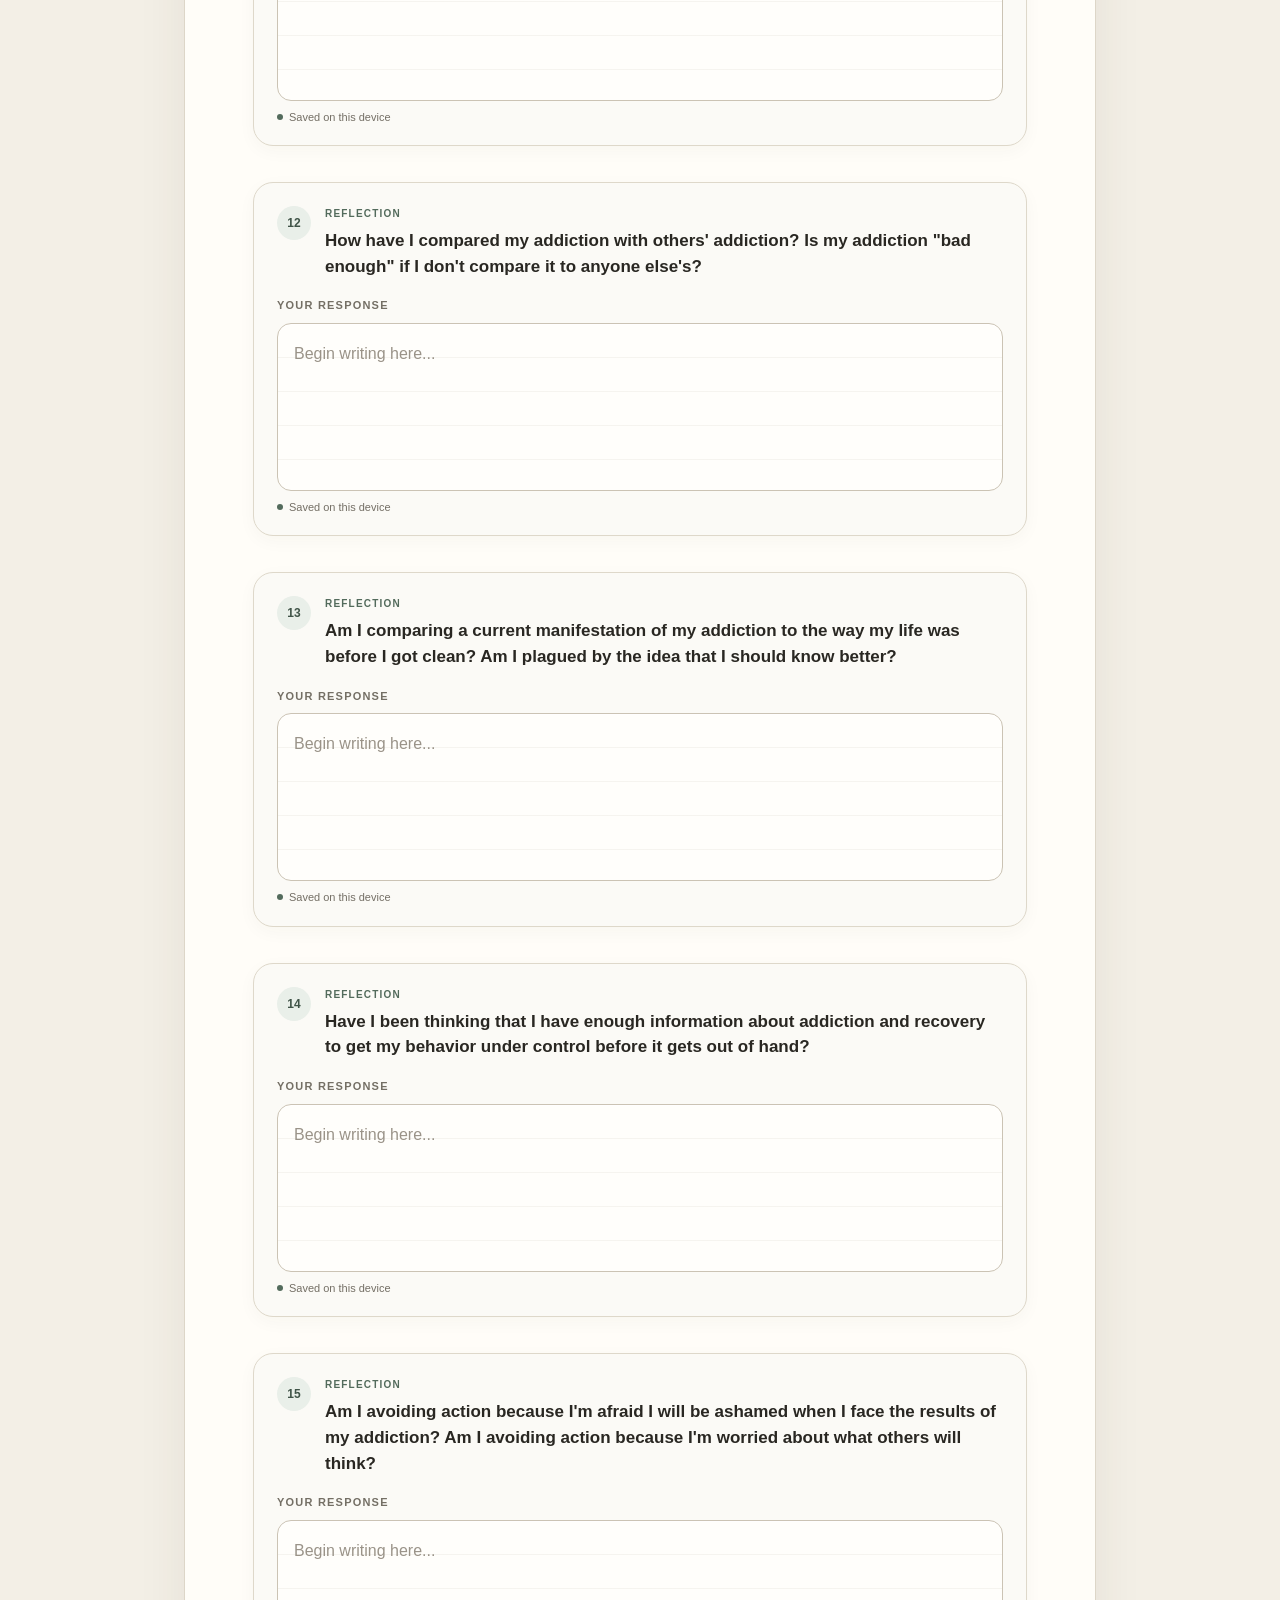
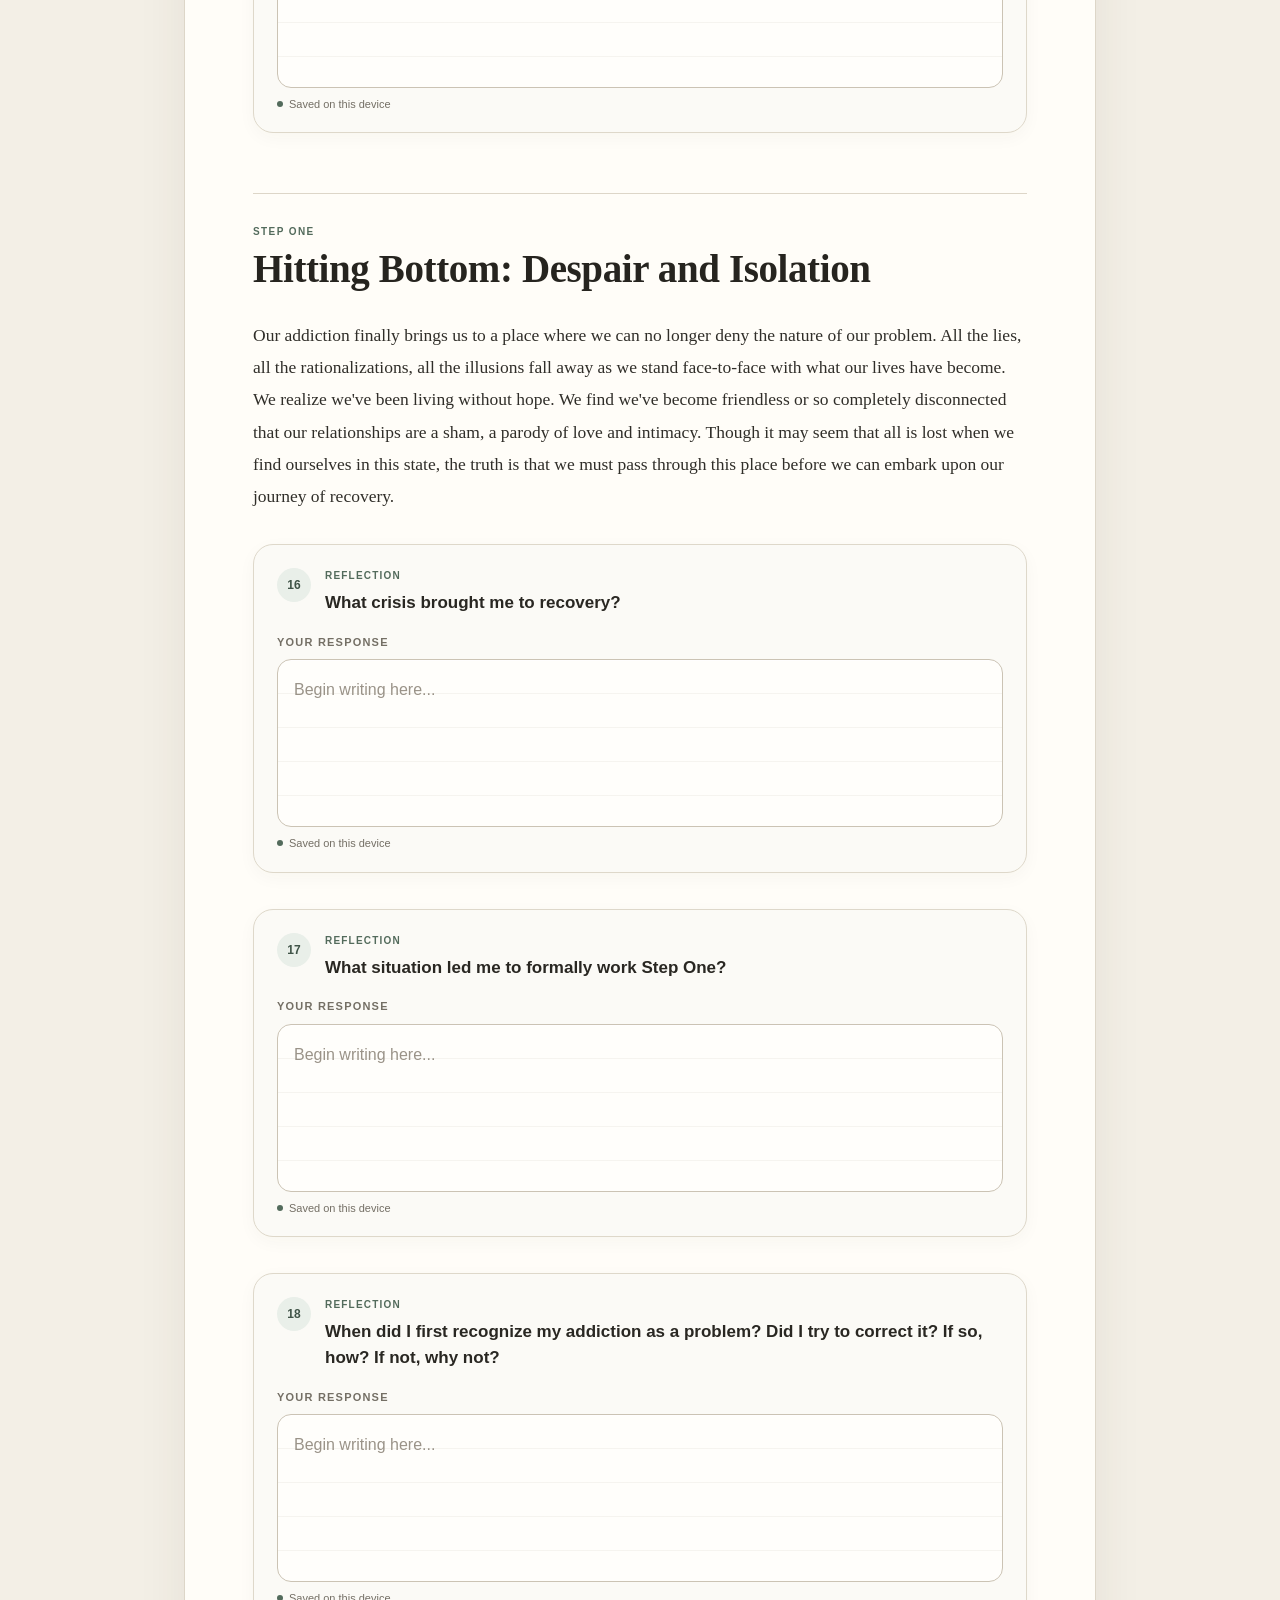
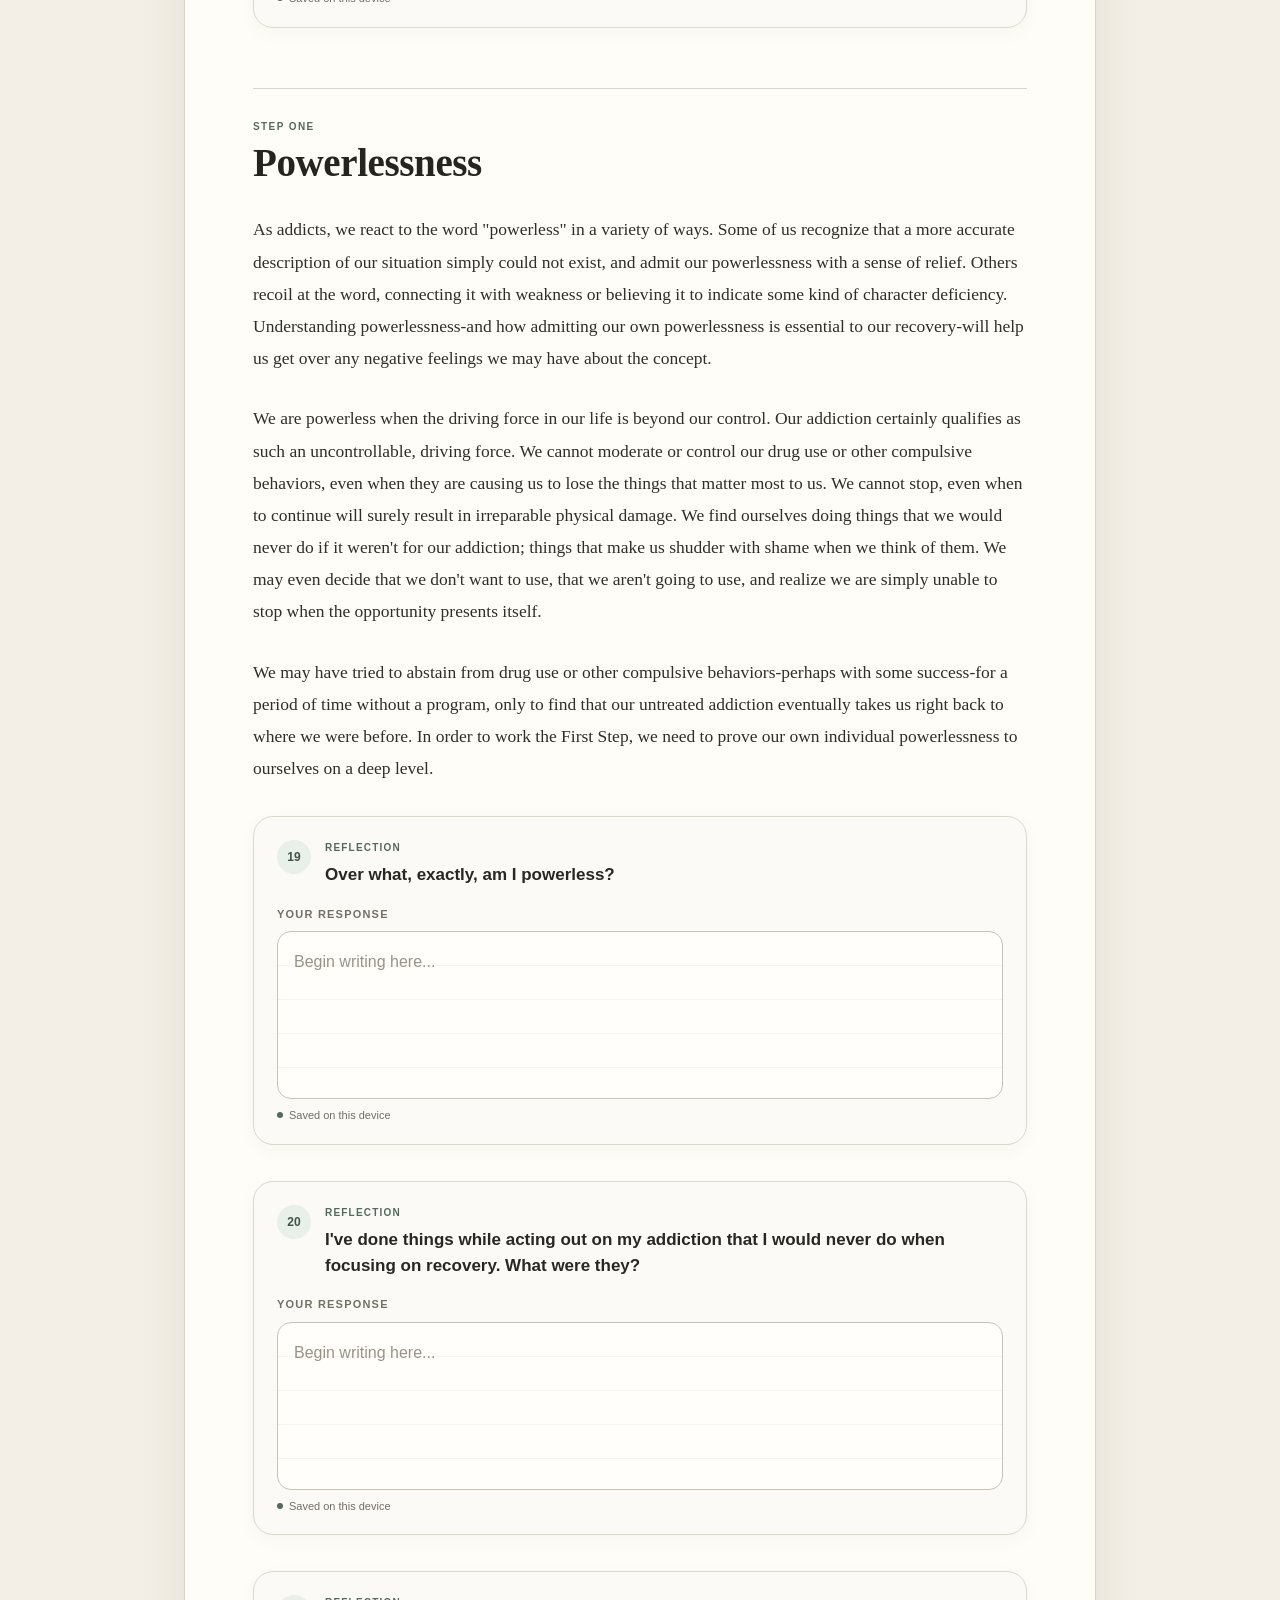
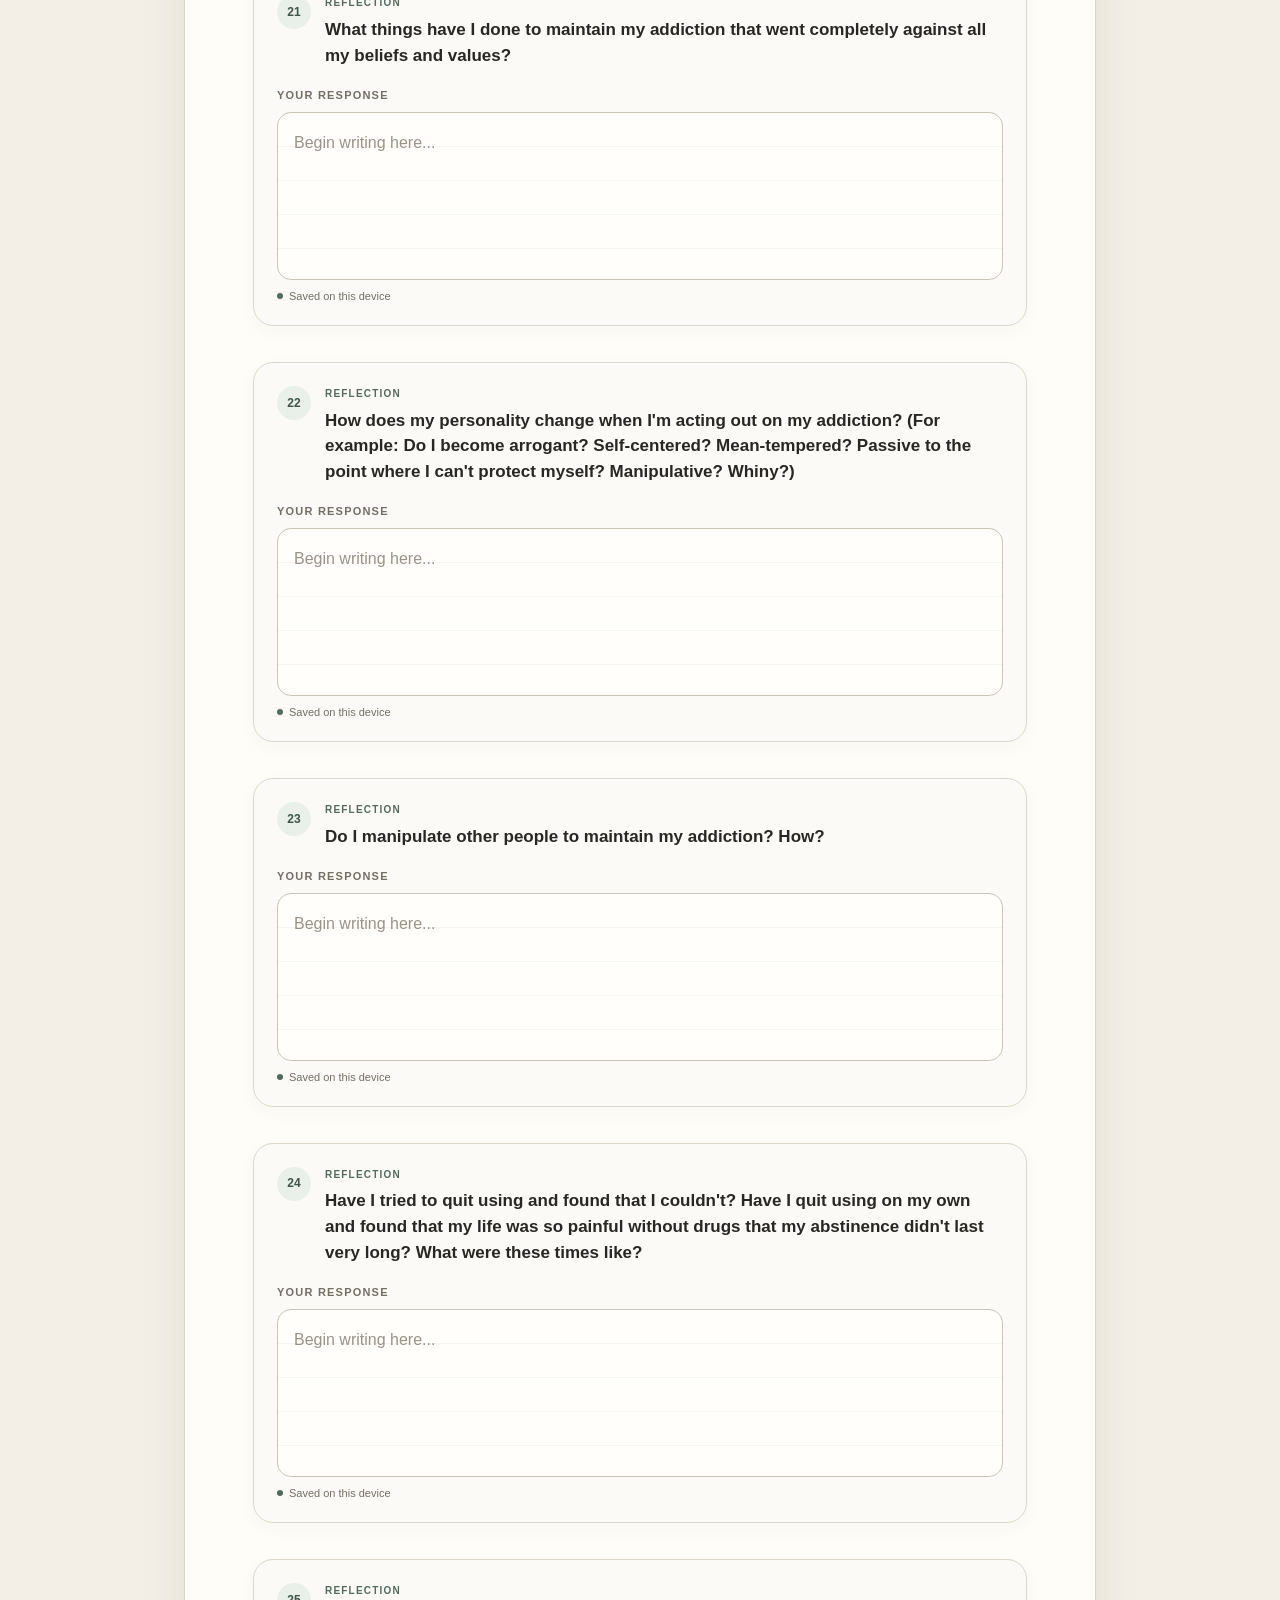
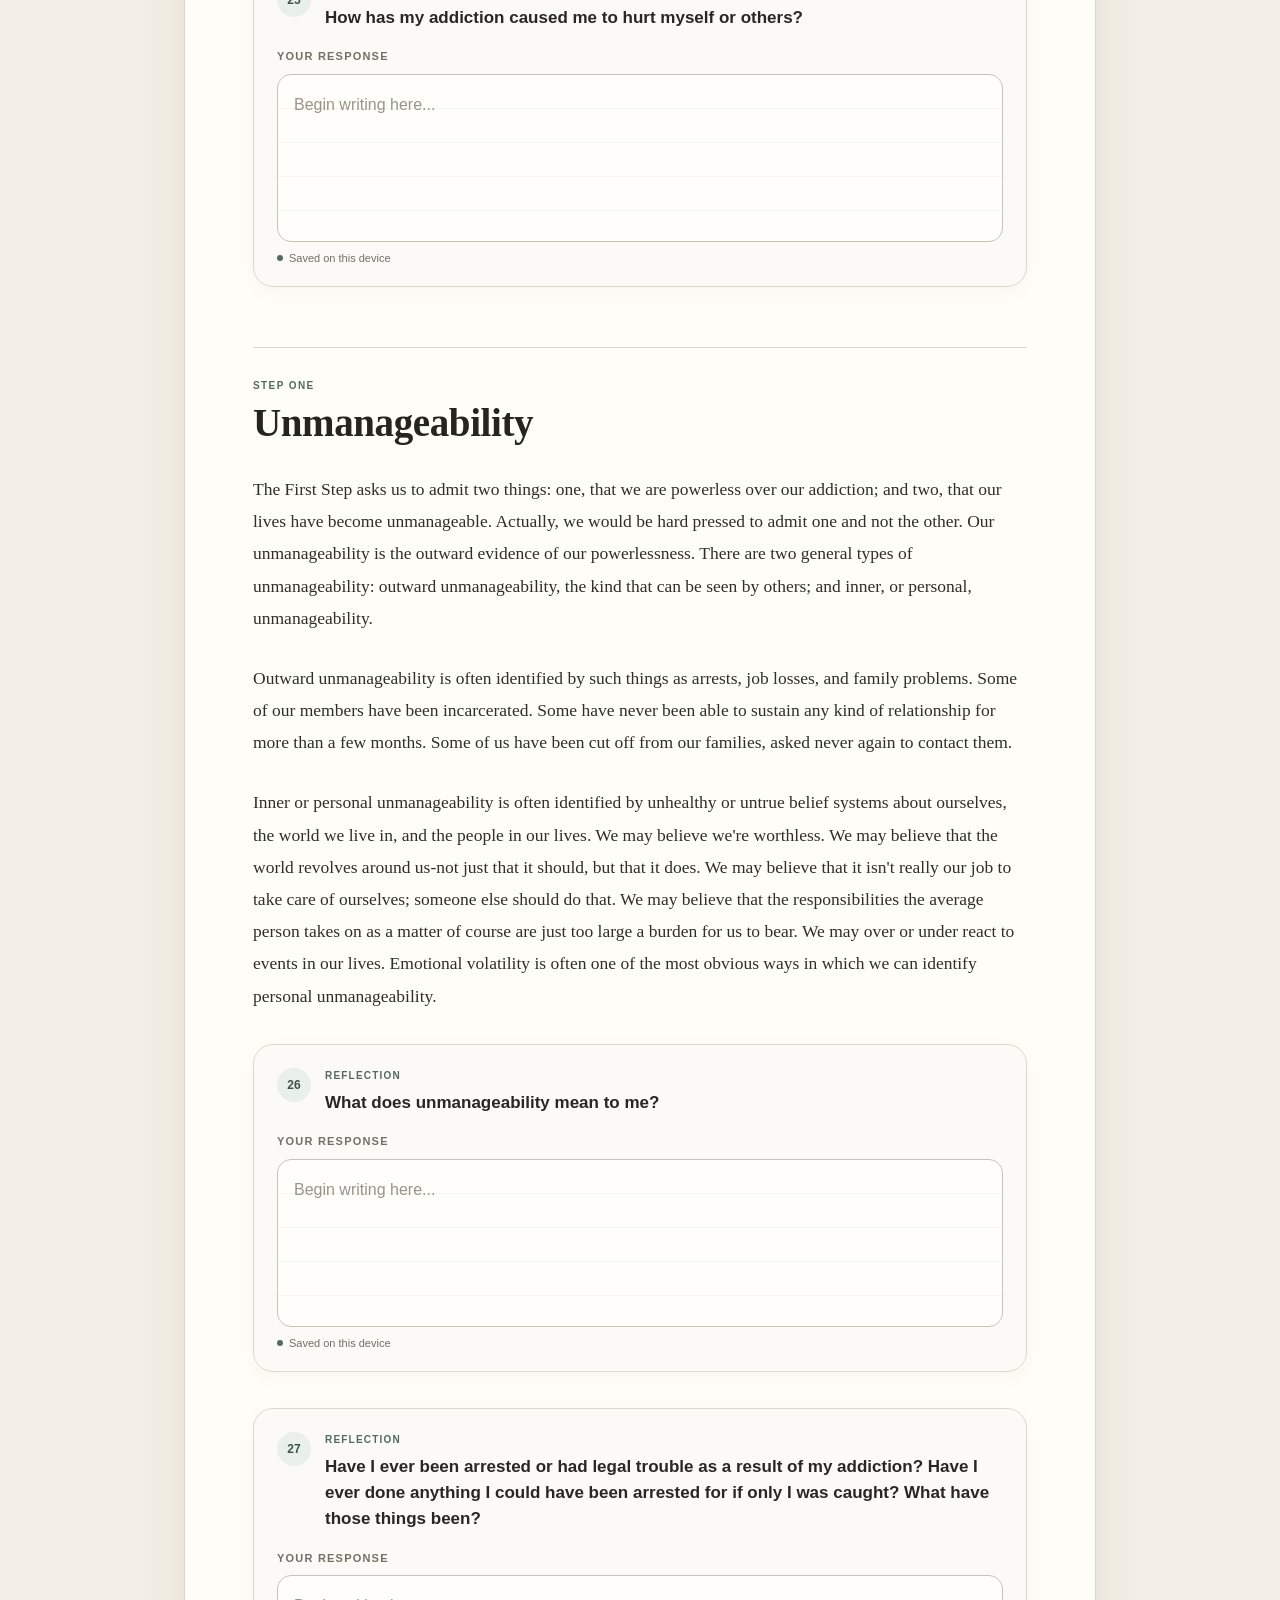
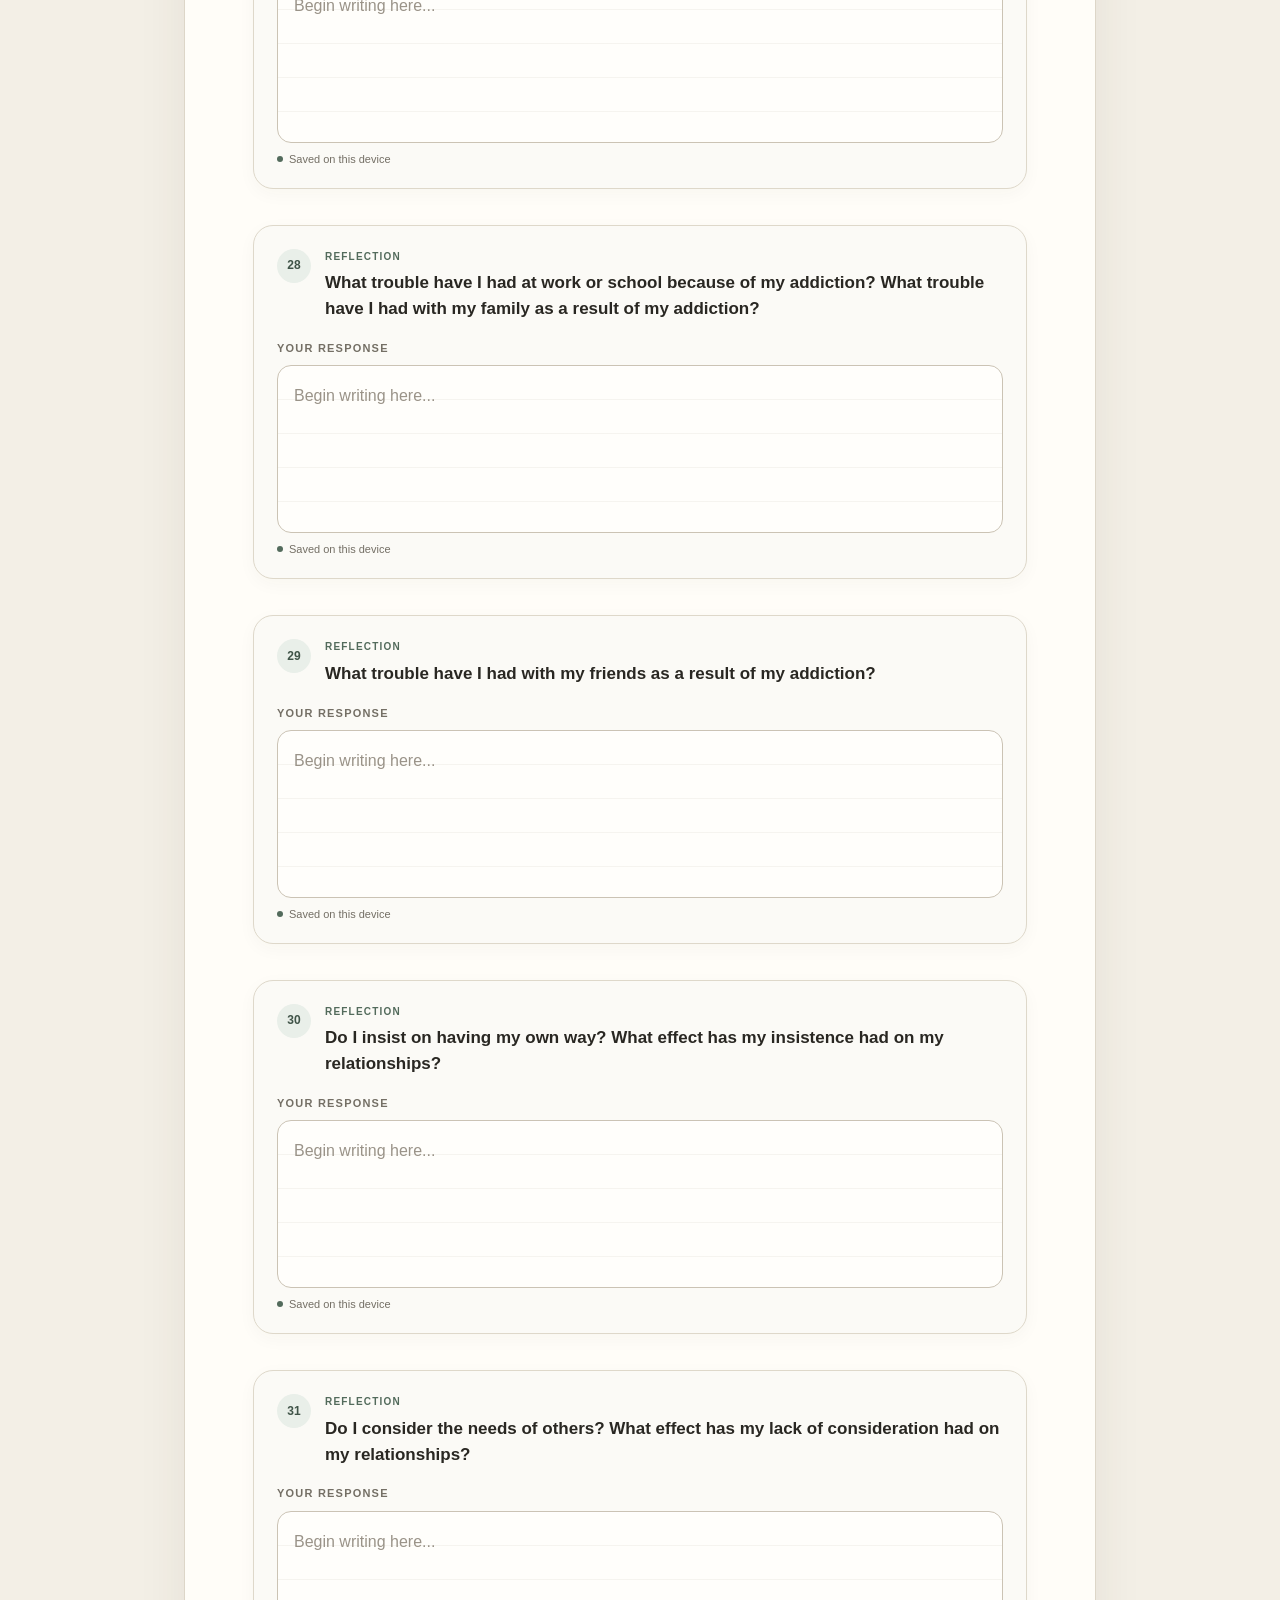
<file: archive/browser-prototype/index.html>
<!doctype html>
<html lang="en">
<head>
  <meta charset="utf-8">
  <meta name="viewport" content="width=device-width,initial-scale=1,viewport-fit=cover">
  <meta name="theme-color" content="#f3efe6">
  <meta name="color-scheme" content="light">
  <title>Step Working Guide</title>
  <link rel="stylesheet" href="styles.css">
</head>
<body>
  <header class="topbar">
    <div class="topbar-inner">
      <div class="brand-wrap">
        <div class="kicker">Interactive Step Working Guide</div>
        <div id="brandStep" class="brand">Step One</div>
      </div>
      <div class="top-actions" aria-label="Workbook actions">
        <button id="privacyBtn" class="ghost-btn" type="button" aria-pressed="false">Hide responses</button>
        <button id="exportBtn" class="ghost-btn" type="button">Export</button>
        <button id="printBtn" class="ghost-btn" type="button">Print / PDF</button>
      </div>
    </div>

    <nav class="step-nav" aria-label="Step navigation">
      <button class="step-tab active" type="button" data-step="1">1</button>
      <button class="step-tab" type="button" data-step="2">2</button>
      <button class="step-tab" type="button" data-step="3">3</button>
      <button class="step-tab" type="button" data-step="4">4</button>
      <button class="step-tab" type="button" data-step="5">5</button>
      <button class="step-tab" type="button" data-step="6">6</button>
      <button class="step-tab" type="button" data-step="7">7</button>
      <button class="step-tab" type="button" data-step="8">8</button>
      <button class="step-tab" type="button" data-step="9">9</button>
      <button class="step-tab" type="button" data-step="10">10</button>
      <button class="step-tab" type="button" data-step="11">11</button>
      <button class="step-tab" type="button" data-step="12">12</button>
    </nav>

    <div class="progress-shell" aria-label="Workbook progress">
      <div class="progress-bar" role="progressbar" aria-valuemin="0" aria-valuemax="100" aria-valuenow="0"><div id="progressFill"></div></div>
      <div id="progressText" class="progress-text">0 of 0 reflections answered</div>
    </div>
  </header>

  <main class="page-shell">
    <article id="workbook" class="workbook" aria-live="polite"></article>
  </main>

  <footer class="footer">
    <span>Responses save automatically on this device.</span>
    <button id="clearBtn" type="button" class="text-btn">Clear saved responses for this step</button>
  </footer>

  <script src="data/step-1.js"></script>
  <script src="data/step-2.js"></script>
  <script src="data/step-3.js"></script>
  <script src="data/step-4.js"></script>
  <script src="data/step-5.js"></script>
  <script src="data/step-5-continuation.js"></script>
  <script src="data/step-6.js"></script>
  <script src="data/step-7.js"></script>
  <script src="data/step-8.js"></script>
  <script src="data/step-9.js"></script>
  <script src="data/step-10.js"></script>
  <script src="data/step-11.js"></script>
  <script src="data/step-12.js"></script>
  <script src="data/final-source-fixes.js"></script>
  <script src="app.js"></script>
</body>
</html>
</file>
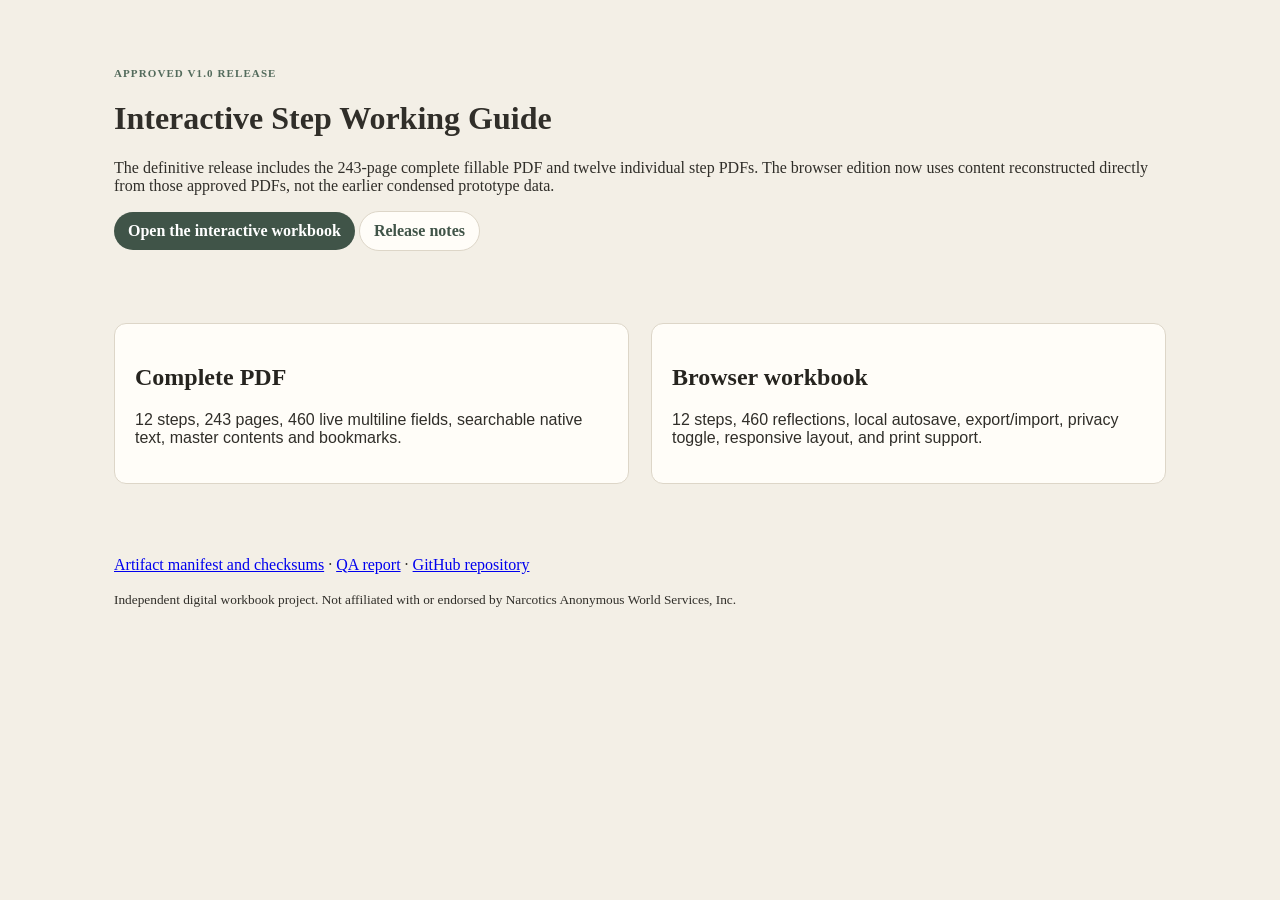
<file: release.html>
<!doctype html>
<html lang="en">
<head>
  <meta charset="utf-8">
  <meta name="viewport" content="width=device-width,initial-scale=1">
  <meta name="theme-color" content="#f3efe6">
  <title>Release v1.0 | Interactive Step Working Guide</title>
  <link rel="stylesheet" href="styles.css">
</head>
<body>
  <main class="section-shell section-block">
    <p class="eyebrow">Approved v1.0 release</p>
    <h1>Interactive Step Working Guide</h1>
    <p>The definitive release includes the 243-page complete fillable PDF and twelve individual step PDFs. The browser edition now uses content reconstructed directly from those approved PDFs, not the earlier condensed prototype data.</p>
    <p><a class="button primary" href="index.html">Open the interactive workbook</a> <a class="button secondary" href="RELEASE_NOTES.md">Release notes</a></p>
    <div class="artifact-grid section-block">
      <article class="artifact-card"><h2>Complete PDF</h2><p>12 steps, 243 pages, 460 live multiline fields, searchable native text, master contents and bookmarks.</p></article>
      <article class="artifact-card"><h2>Browser workbook</h2><p>12 steps, 460 reflections, local autosave, export/import, privacy toggle, responsive layout, and print support.</p></article>
    </div>
    <p><a href="release/ARTIFACTS.md">Artifact manifest and checksums</a> · <a href="QA_REPORT.md">QA report</a> · <a href="https://github.com/amy2213/step-working-guide">GitHub repository</a></p>
    <p><small>Independent digital workbook project. Not affiliated with or endorsed by Narcotics Anonymous World Services, Inc.</small></p>
  </main>
</body>
</html>
</file>
<file: styles.css>
:root {
  --bg: #f3efe6;
  --paper: #fffdf8;
  --ink: #26241f;
  --body: #302e29;
  --muted: #746f65;
  --sage: #536b5c;
  --sage-deep: #405448;
  --sage-soft: #e9efe9;
  --rule: #ddd6c8;
  --rule-soft: #ebe5d9;
  --card: #fbfaf6;
  --shadow: 0 14px 42px rgba(56, 48, 37, .08);
  --serif: Georgia, 'Times New Roman', serif;
  --sans: Inter, ui-sans-serif, -apple-system, BlinkMacSystemFont, 'Segoe UI', sans-serif;
}
* { box-sizing: border-box; }
html { scroll-behavior: smooth; }
body { margin: 0; background: var(--bg); color: var(--body); font-family: var(--serif); }
button, textarea, input { font: inherit; }
button, a { -webkit-tap-highlight-color: transparent; }
.sr-only { position: absolute !important; width: 1px; height: 1px; padding: 0; margin: -1px; overflow: hidden; clip: rect(0,0,0,0); white-space: nowrap; border: 0; }
.fatal { max-width: 720px; margin: 10vh auto; padding: 2rem; }

.topbar { position: sticky; top: 0; z-index: 20; background: rgba(243,239,230,.96); backdrop-filter: blur(14px); border-bottom: 1px solid var(--rule); }
.topbar-inner { max-width: 1100px; margin: 0 auto; padding: 14px 22px 10px; display: flex; align-items: center; gap: 18px; justify-content: space-between; }
.brand-wrap { min-width: 160px; }
.kicker { color: var(--sage); font: 700 10px/1.2 var(--sans); letter-spacing: .12em; text-transform: uppercase; }
.brand { color: var(--ink); font: 700 20px/1.15 var(--serif); margin-top: 3px; }
.top-actions { display: flex; flex-wrap: wrap; justify-content: flex-end; gap: 7px; }
.ghost-btn { border: 1px solid var(--rule); background: var(--paper); color: var(--sage-deep); border-radius: 999px; padding: 8px 11px; font: 650 12px/1 var(--sans); cursor: pointer; text-decoration: none; }
.ghost-btn:hover { border-color: #b7c5bb; background: var(--sage-soft); }
.import-label { display: inline-flex; align-items: center; }
.link-btn { display: inline-flex; align-items: center; }

.step-nav { max-width: 1100px; margin: 0 auto; padding: 0 22px 10px; display: grid; grid-template-columns: repeat(12, 1fr); gap: 6px; }
.step-tab { border: 1px solid var(--rule); border-radius: 8px; min-height: 36px; background: var(--paper); color: var(--muted); font: 700 12px/1 var(--sans); cursor: pointer; }
.step-tab.active { background: var(--sage-deep); border-color: var(--sage-deep); color: white; }
.progress-shell { max-width: 1100px; margin: 0 auto; padding: 0 22px 12px; font-family: var(--sans); }
.progress-row { display: flex; justify-content: space-between; gap: 12px; color: var(--muted); font-size: 11px; margin-bottom: 5px; }
.progress-bar { height: 5px; overflow: hidden; border-radius: 99px; background: #ded8cd; }
#progressFill { height: 100%; width: 0; background: var(--sage); transition: width .2s ease; }

.page-shell { padding: 30px 16px 70px; }
.workbook { max-width: 850px; margin: 0 auto; background: var(--paper); border-radius: 16px; box-shadow: var(--shadow); padding: 52px 58px 64px; }
.step-eyebrow, .section-eyebrow { font: 700 9px/1.2 var(--sans); color: var(--sage); letter-spacing: .11em; text-transform: uppercase; }
.step-title { color: var(--ink); font-size: clamp(34px, 7vw, 52px); line-height: .98; margin: 10px 0 20px; }
.step-quote { margin: 0 0 18px; border-left: 4px solid var(--sage); padding: 2px 0 2px 18px; color: #3b3832; font-style: italic; font-size: 19px; line-height: 1.45; }
.step-meta { display: flex; flex-wrap: wrap; gap: 8px; margin-top: 24px; }
.step-meta span { border-radius: 999px; background: var(--sage-soft); color: var(--sage-deep); padding: 7px 10px; font: 700 11px/1 var(--sans); }
.section-index { margin: 28px 0 34px; padding: 18px; background: #f8f6f0; border: 1px solid var(--rule-soft); border-radius: 12px; }
.section-index-title { color: var(--muted); font: 700 10px/1.2 var(--sans); letter-spacing: .1em; text-transform: uppercase; margin-bottom: 10px; }
.section-index-links { display: flex; flex-wrap: wrap; gap: 8px 14px; }
.section-index a { color: var(--sage-deep); font: 650 12px/1.35 var(--sans); text-decoration-thickness: 1px; text-underline-offset: 3px; }
.body-copy { font-size: 16.5px; line-height: 1.65; margin: 0 0 16px; color: var(--body); }
.section-heading { scroll-margin-top: 170px; margin: 46px 0 20px; padding-top: 16px; border-top: 1px solid var(--rule); }
.section-heading::before { content: ''; display: block; width: 56px; border-top: 3px solid var(--sage); transform: translateY(-18px); }
.section-heading h2 { margin: 6px 0 0; color: var(--ink); font-size: 28px; line-height: 1.1; }

.question-card { margin: 20px 0; padding: 18px; border: 1px solid var(--rule); border-radius: 12px; background: var(--card); break-inside: avoid; }
.question-head { display: grid; grid-template-columns: 34px 1fr; gap: 12px; align-items: start; }
.question-number { width: 32px; height: 32px; border-radius: 50%; display: grid; place-items: center; background: var(--sage-soft); border: 1px solid #cbd6ce; color: var(--sage-deep); font: 700 11px/1 var(--sans); }
.question-label, .response-label { color: var(--sage); font: 750 9px/1.2 var(--sans); letter-spacing: .08em; }
.question-text { color: var(--ink); font: 700 15px/1.45 var(--sans); margin: 5px 0 0; }
.response-label { display: block; color: var(--muted); margin: 15px 0 7px; }
.response-field { display: block; width: 100%; min-height: 124px; resize: vertical; overflow: hidden; padding: 14px 15px; border: 1px solid #cbc3b4; border-radius: 9px; background-color: #fffefb; background-image: repeating-linear-gradient(to bottom, transparent 0, transparent 28px, #ece6da 29px, transparent 30px); color: var(--ink); font: 15px/1.9 var(--sans); outline: none; }
.response-field:focus { border-color: var(--sage); box-shadow: 0 0 0 3px rgba(83,107,92,.12); }
.responses-hidden .response-field { color: transparent; text-shadow: none; }
.responses-hidden .response-field::placeholder { color: transparent; }

.footer { max-width: 1100px; margin: 0 auto 36px; padding: 16px 22px; display: flex; justify-content: space-between; align-items: center; gap: 18px; color: var(--muted); font: 12px/1.5 var(--sans); }
.footer-actions { display: flex; flex-wrap: wrap; justify-content: flex-end; gap: 8px; }
.text-btn { border: 0; background: transparent; color: var(--sage-deep); text-decoration: underline; text-underline-offset: 3px; cursor: pointer; padding: 6px; font: 700 12px/1.2 var(--sans); }
.text-btn:disabled { color: #aaa59b; cursor: default; text-decoration: none; }
.text-btn.danger { color: #7b4d48; }

/* release.html shares these generic components */
.site-header, .site-footer, .trust-strip, .release-banner, .hero, .artifact-grid, .step-grid, .two-col { font-family: var(--sans); }
.section-shell { max-width: 1100px; margin: 0 auto; padding-left: 24px; padding-right: 24px; }
.nav-shell { max-width: 1100px; margin: 0 auto; padding: 16px 24px; display: flex; justify-content: space-between; gap: 16px; }
.nav-links { display: flex; gap: 14px; }
.nav-links a, .site-footer a { color: var(--sage-deep); }
.hero { padding-top: 72px; padding-bottom: 50px; display: grid; grid-template-columns: 1.45fr .7fr; gap: 42px; align-items: center; }
.hero h1, .section-block h2, .release-banner h2 { font-family: var(--serif); color: var(--ink); }
.eyebrow { color: var(--sage); text-transform: uppercase; letter-spacing: .1em; font-weight: 800; font-size: 11px; }
.release-card, .artifact-card, .feature-list > div { background: var(--paper); border: 1px solid var(--rule); border-radius: 12px; padding: 20px; }
.button { display: inline-flex; padding: 10px 14px; border-radius: 999px; text-decoration: none; font-weight: 700; }
.button.primary { background: var(--sage-deep); color: white; }
.button.secondary { border: 1px solid var(--rule); color: var(--sage-deep); background: var(--paper); }
.section-block { padding-top: 56px; padding-bottom: 56px; }
.artifact-grid, .two-col { display: grid; grid-template-columns: 1fr 1fr; gap: 22px; }
.step-grid { display: grid; grid-template-columns: repeat(4,1fr); gap: 10px; }
.step-card { background: var(--paper); border: 1px solid var(--rule); border-radius: 10px; padding: 14px; display: grid; gap: 4px; }
.trust-strip { display: grid; grid-template-columns: repeat(4,1fr); max-width: 1100px; margin: 0 auto; border-top: 1px solid var(--rule); border-bottom: 1px solid var(--rule); }
.trust-strip div { padding: 16px; text-align: center; }
.site-footer { border-top: 1px solid var(--rule); }
.footer-inner { display: flex; justify-content: space-between; gap: 20px; padding-top: 20px; padding-bottom: 20px; color: var(--muted); }

@media (max-width: 760px) {
  .topbar { position: static; }
  .topbar-inner { align-items: flex-start; flex-direction: column; padding-inline: 14px; }
  .top-actions { justify-content: flex-start; }
  .step-nav { padding-inline: 14px; grid-template-columns: repeat(6,1fr); }
  .progress-shell { padding-inline: 14px; }
  .progress-row { flex-direction: column; gap: 2px; }
  .page-shell { padding: 14px 8px 40px; }
  .workbook { border-radius: 12px; padding: 32px 20px 42px; }
  .body-copy { font-size: 16px; }
  .question-card { padding: 15px; }
  .question-head { grid-template-columns: 30px 1fr; gap: 10px; }
  .question-number { width: 29px; height: 29px; }
  .question-text { font-size: 14px; }
  .footer { flex-direction: column; align-items: flex-start; padding-inline: 14px; }
  .footer-actions { justify-content: flex-start; }
  .hero, .artifact-grid, .two-col { grid-template-columns: 1fr; }
  .step-grid { grid-template-columns: repeat(2,1fr); }
  .trust-strip { grid-template-columns: repeat(2,1fr); }
  .nav-shell, .footer-inner { flex-direction: column; }
}

@media print {
  body { background: white; }
  .topbar, .footer, .section-index { display: none !important; }
  .page-shell { padding: 0; }
  .workbook { max-width: none; box-shadow: none; padding: 0; }
  .response-field { min-height: 120px; resize: none; overflow: visible; background-image: none; }
  .question-card { break-inside: avoid; }
  .section-heading { break-before: page; }
}
</file>
<file: archive/browser-prototype/styles.css>
:root{
  --bg:#f3efe6;
  --paper:#fffdf8;
  --paper-strong:#fffaf1;
  --ink:#26241f;
  --muted:#746f65;
  --sage:#536b5c;
  --sage-deep:#405448;
  --sage-soft:#e9efe9;
  --rule:#ddd6c8;
  --rule-soft:#ebe5d9;
  --shadow:0 18px 50px rgba(61,53,40,.08);
}
*{box-sizing:border-box}
html{scroll-behavior:smooth;-webkit-text-size-adjust:100%}
body{margin:0;background:var(--bg);color:var(--ink);font-family:Inter,ui-sans-serif,-apple-system,BlinkMacSystemFont,"Segoe UI",sans-serif;line-height:1.68}
button,textarea{font:inherit}
button{cursor:pointer;-webkit-tap-highlight-color:transparent}
button:focus-visible,textarea:focus-visible{outline:3px solid rgba(83,107,92,.22);outline-offset:2px}
.topbar{position:sticky;top:0;z-index:40;background:rgba(243,239,230,.95);backdrop-filter:blur(18px);border-bottom:1px solid rgba(221,214,200,.92)}
.topbar-inner{max-width:960px;margin:auto;padding:14px 24px 10px;display:flex;align-items:center;justify-content:space-between;gap:20px}
.brand-wrap{min-width:0}
.kicker{text-transform:uppercase;letter-spacing:.12em;color:var(--sage);font-size:11px;font-weight:800}
.brand{font-family:Georgia,"Times New Roman",serif;font-size:24px;font-weight:700;line-height:1.1}
.top-actions{display:flex;gap:8px;flex-wrap:wrap;justify-content:flex-end}
.ghost-btn{border:1px solid var(--rule);background:rgba(255,253,248,.88);padding:9px 13px;border-radius:999px;color:var(--ink);font-size:13px;font-weight:650;min-height:40px}
.ghost-btn:hover{border-color:var(--sage);color:var(--sage-deep)}
.step-nav{max-width:960px;margin:auto;padding:0 24px 10px;display:flex;gap:7px;overflow-x:auto;scrollbar-width:none;scroll-snap-type:x proximity}
.step-nav::-webkit-scrollbar{display:none}
.step-tab{border:1px solid var(--rule);background:rgba(255,253,248,.72);color:var(--muted);width:38px;height:38px;border-radius:999px;font-size:12px;font-weight:800;white-space:nowrap;scroll-snap-align:center;flex:0 0 auto}
.step-tab.active{background:var(--sage);border-color:var(--sage);color:white;box-shadow:0 4px 14px rgba(64,84,72,.18)}
.progress-shell{max-width:960px;margin:auto;padding:0 24px 12px;display:grid;grid-template-columns:1fr auto;gap:12px;align-items:center}
.progress-bar{height:6px;background:#dcd6c9;border-radius:999px;overflow:hidden}
.progress-bar>div{height:100%;width:0;background:var(--sage);transition:width .2s ease}
.progress-text{font-size:11px;color:var(--muted);white-space:nowrap}
.page-shell{max-width:960px;margin:0 auto;padding:34px 24px 108px}
.workbook{background:var(--paper);border:1px solid var(--rule);border-radius:28px;box-shadow:var(--shadow);overflow:hidden}
.step-hero{padding:58px clamp(26px,7vw,68px) 50px;background:linear-gradient(180deg,var(--paper-strong),var(--paper));border-bottom:1px solid var(--rule)}
.step-label{font-size:12px;letter-spacing:.16em;text-transform:uppercase;color:var(--sage);font-weight:800;margin-bottom:12px}
.step-title{font-family:Georgia,"Times New Roman",serif;font-size:clamp(42px,8vw,68px);line-height:.98;margin:0 0 24px;letter-spacing:-.02em}
.step-quote{font-family:Georgia,"Times New Roman",serif;font-size:clamp(19px,3vw,25px);line-height:1.5;max-width:720px;margin:0;border-left:4px solid var(--sage);padding-left:20px;color:#38352f}
.content{padding:14px clamp(26px,7vw,68px) 68px}
.reading{font-family:Georgia,"Times New Roman",serif;font-size:17.5px;line-height:1.84;margin:28px 0;color:#302e29}
.section-heading{margin:60px 0 24px;padding-top:30px;border-top:1px solid var(--rule)}
.section-heading .section-eyebrow{text-transform:uppercase;letter-spacing:.14em;font-size:10px;font-weight:800;color:var(--sage);margin-bottom:7px}
.section-heading h2{font-family:Georgia,"Times New Roman",serif;font-size:clamp(29px,5vw,39px);line-height:1.1;margin:0;letter-spacing:-.01em}
.reflection{margin:32px 0 36px;background:#fbfaf6;border:1px solid #ded8ca;border-radius:20px;padding:23px 23px 19px;box-shadow:0 5px 18px rgba(61,53,40,.035)}
.reflection-top{display:flex;align-items:flex-start;gap:14px}
.reflection-copy{min-width:0}
.reflection-number{flex:0 0 34px;width:34px;height:34px;border-radius:50%;background:var(--sage-soft);color:var(--sage-deep);display:grid;place-items:center;font-size:12px;font-weight:800}
.reflection-label{text-transform:uppercase;letter-spacing:.12em;font-size:10px;color:var(--sage);font-weight:800;margin-bottom:5px}
.question{font-size:17px;font-weight:720;line-height:1.52;color:#292722}
.response-label{display:block;margin:17px 0 8px;font-size:11px;text-transform:uppercase;letter-spacing:.11em;color:var(--muted);font-weight:800}
textarea{display:block;width:100%;min-height:168px;border:1px solid #cbc3b4;border-radius:14px;padding:16px;background-color:#fffefb;color:var(--ink);outline:none;resize:none;overflow:hidden;line-height:1.8;background-image:linear-gradient(to bottom,transparent 33px,rgba(138,129,112,.17) 34px);background-size:100% 34px;box-shadow:inset 0 1px 0 rgba(255,255,255,.7)}
textarea::placeholder{color:#9a9388}
textarea:focus{border-color:var(--sage);box-shadow:0 0 0 3px rgba(83,107,92,.10)}
.save-row{display:flex;justify-content:space-between;gap:12px;margin-top:7px;font-size:11px;color:var(--muted)}
.saved-dot::before{content:"";display:inline-block;width:6px;height:6px;border-radius:50%;background:var(--sage);margin-right:6px;vertical-align:1px}
.private textarea{color:transparent;text-shadow:0 0 10px rgba(38,36,31,.65);caret-color:var(--ink)}
.step-footer-nav{margin-top:66px;padding-top:28px;border-top:1px solid var(--rule);display:flex;justify-content:space-between;align-items:center;gap:12px}
.step-move{border:1px solid var(--rule);background:var(--paper-strong);color:var(--sage-deep);padding:12px 17px;border-radius:999px;font-weight:750;font-size:13px;min-height:44px}
.step-move:hover{border-color:var(--sage)}
.step-move.primary{background:var(--sage);border-color:var(--sage);color:white}
.footer{max-width:960px;margin:-78px auto 0;padding:0 24px 36px;color:var(--muted);font-size:12px;display:flex;justify-content:space-between;gap:14px}
.text-btn{border:0;background:transparent;padding:0;color:var(--sage-deep);text-decoration:underline;text-underline-offset:3px}
.source-ref{display:none}
@media(max-width:650px){
  .topbar-inner{padding:11px 14px 8px;align-items:flex-start;gap:10px}.brand{font-size:19px}.kicker{font-size:8.5px}.top-actions{gap:5px}.ghost-btn{font-size:11px;padding:7px 9px;min-height:36px}
  .step-nav{padding:0 14px 9px;gap:6px}.step-tab{width:34px;height:34px;font-size:11px}
  .progress-shell{padding:0 14px 9px;grid-template-columns:1fr}.progress-text{font-size:10px;white-space:normal}
  .page-shell{padding:16px 9px 92px}.workbook{border-radius:20px}.step-hero{padding:38px 21px 34px}.content{padding:8px 17px 50px}
  .step-label{font-size:10px;letter-spacing:.12em}.step-title{font-size:42px}.step-quote{font-size:19px;padding-left:15px}
  .reading{font-size:17px;line-height:1.78;margin:24px 0}.section-heading{margin-top:46px;padding-top:24px}.section-heading h2{font-size:30px}
  .reflection{padding:18px 15px;margin:24px 0 29px;border-radius:16px}.reflection-top{gap:10px}.reflection-number{width:30px;height:30px;flex-basis:30px}.question{font-size:16px;line-height:1.5}textarea{min-height:178px;padding:14px 13px;font-size:16px}.save-row{font-size:10px}
  .step-footer-nav{margin-top:46px}.step-move{padding:10px 13px;font-size:12px;min-height:42px}
  .footer{padding:0 14px 26px;display:block}.footer .text-btn{display:block;margin-top:8px}
}
@media(max-width:420px){
  .topbar-inner{display:block}.top-actions{margin-top:8px;justify-content:flex-start}.brand{font-size:18px}.ghost-btn{flex:1 1 auto}.progress-text{display:block}
}
@media print{
  @page{margin:.55in}
  body{background:#fff;color:#000}.topbar,.footer,.step-footer-nav{display:none!important}.page-shell{padding:0;max-width:none}.workbook{border:0;box-shadow:none;border-radius:0;overflow:visible}.step-hero{padding:0 0 26px;border-bottom:1px solid #bbb;break-after:avoid}.content{padding:0}.step-title{font-size:38px}.step-quote{font-size:18px}.reading{font-size:12pt;line-height:1.55;margin:16px 0}.section-heading{margin:28px 0 14px;padding-top:18px}.section-heading h2{font-size:22pt}.reflection{break-inside:avoid;box-shadow:none;margin:18px 0;padding:14px;border:1px solid #bbb;background:#fff}.reflection-label,.response-label,.saved-dot,.reflection-number{color:#444}.question{font-size:12pt}.save-row{display:none}textarea{min-height:150px;border:1px solid #aaa;border-radius:0;background:#fff;color:#000!important;text-shadow:none!important;overflow:visible;resize:none;line-height:1.55;background-image:repeating-linear-gradient(to bottom,transparent,transparent 28px,#ddd 29px);-webkit-print-color-adjust:exact;print-color-adjust:exact}.private textarea{color:#000!important;text-shadow:none!important}.source-ref{display:none!important}
}
</file>
